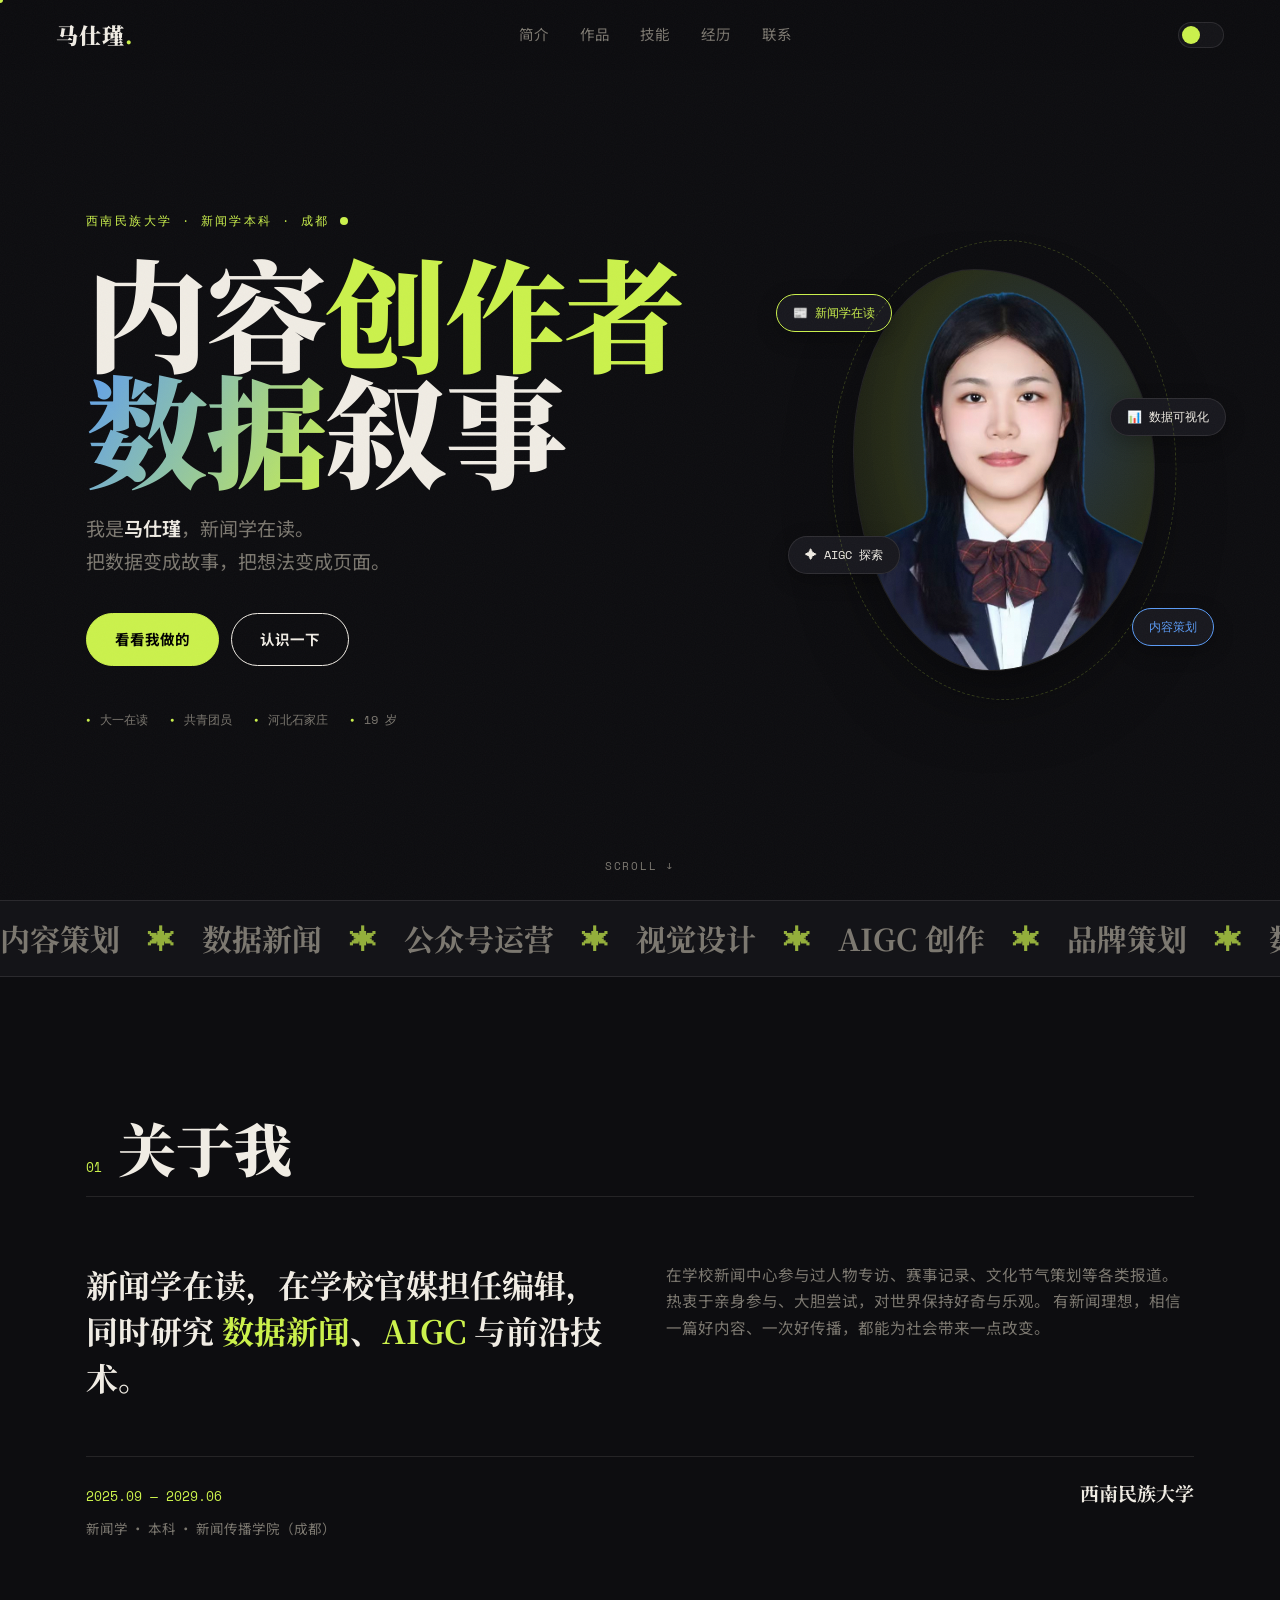
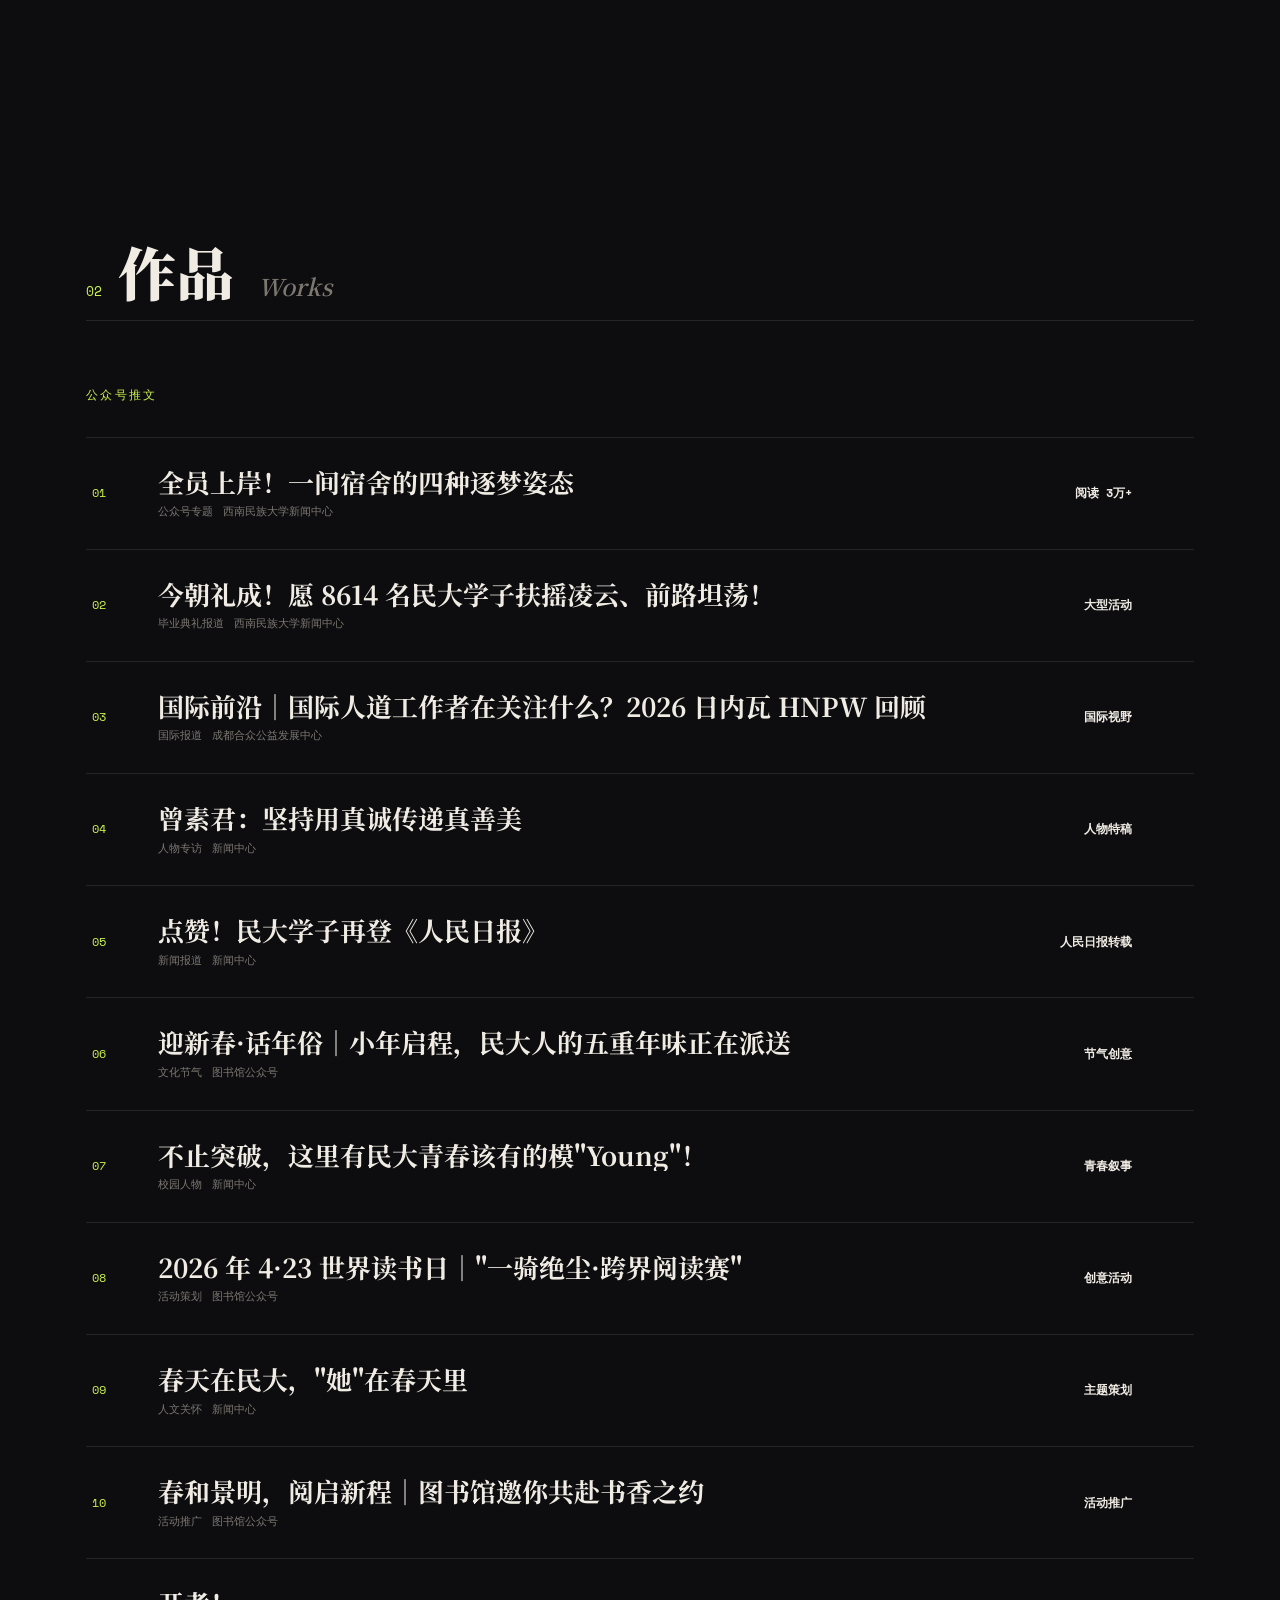
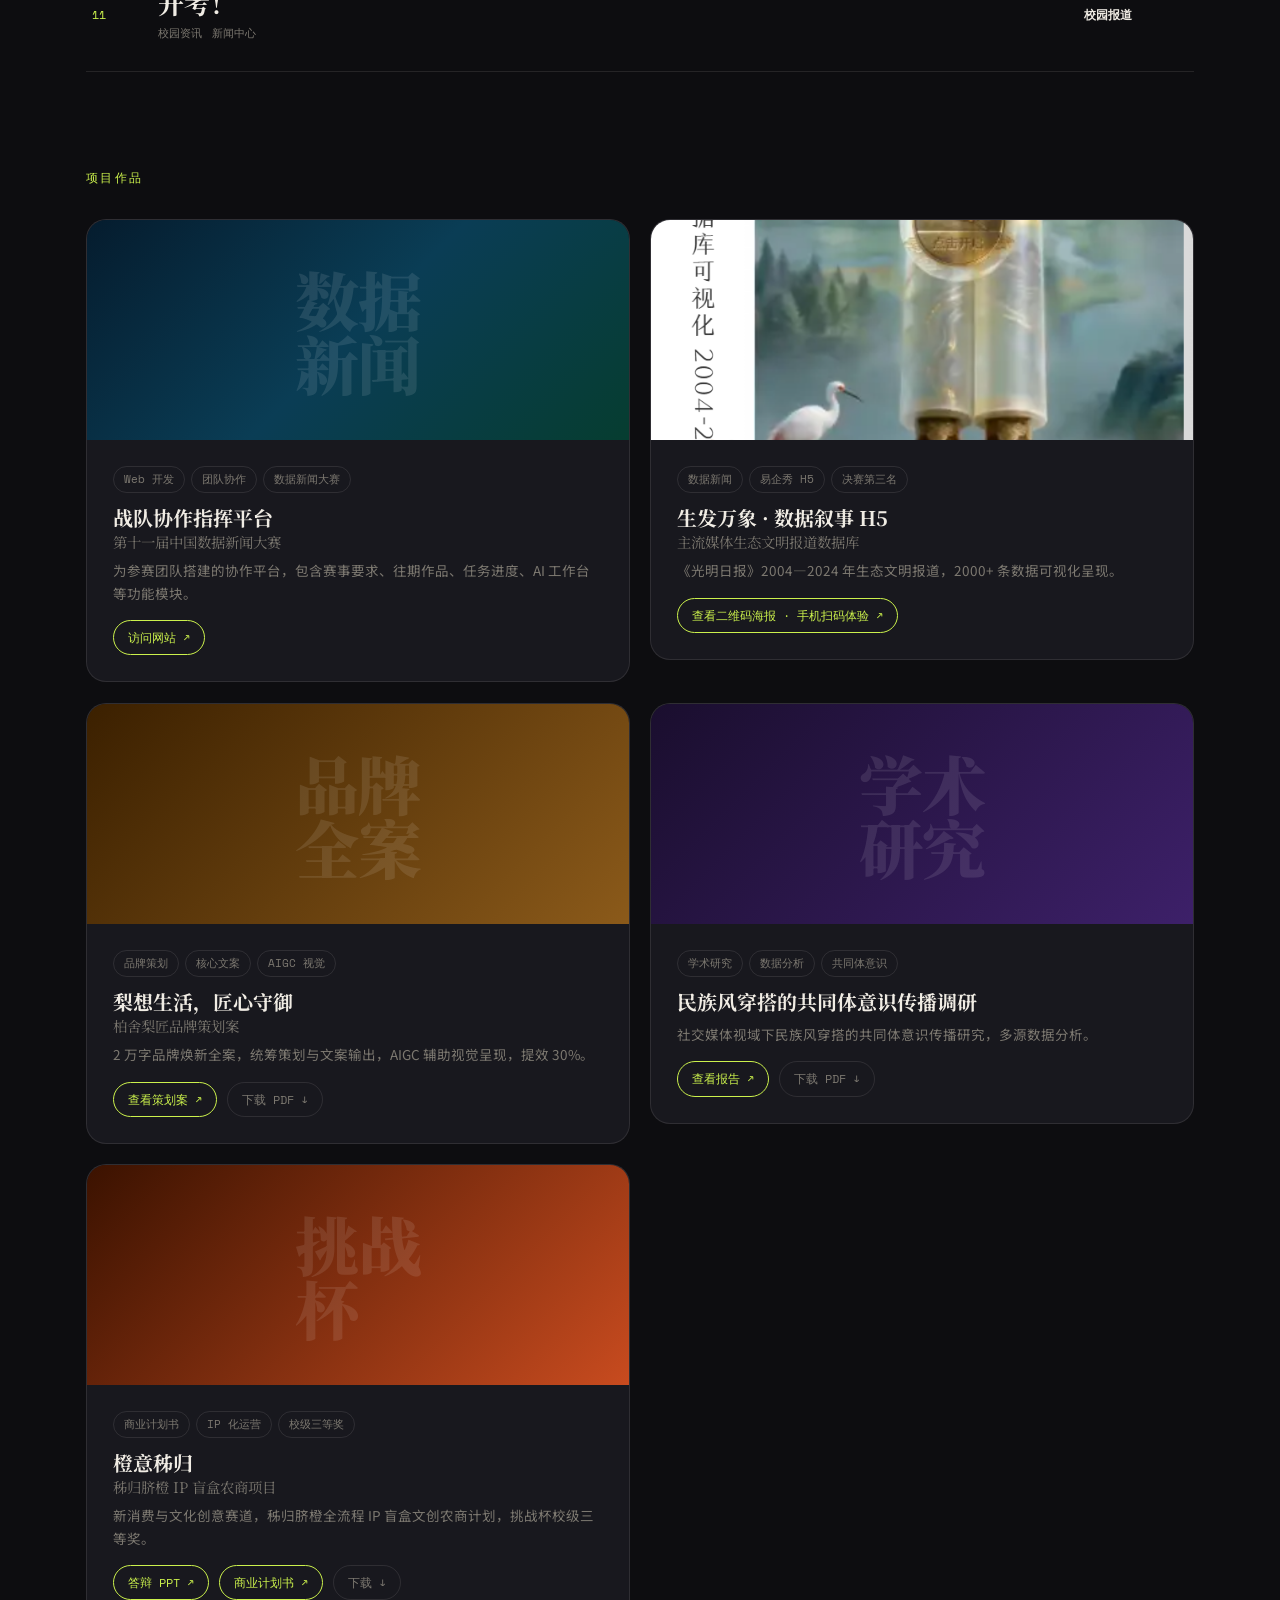
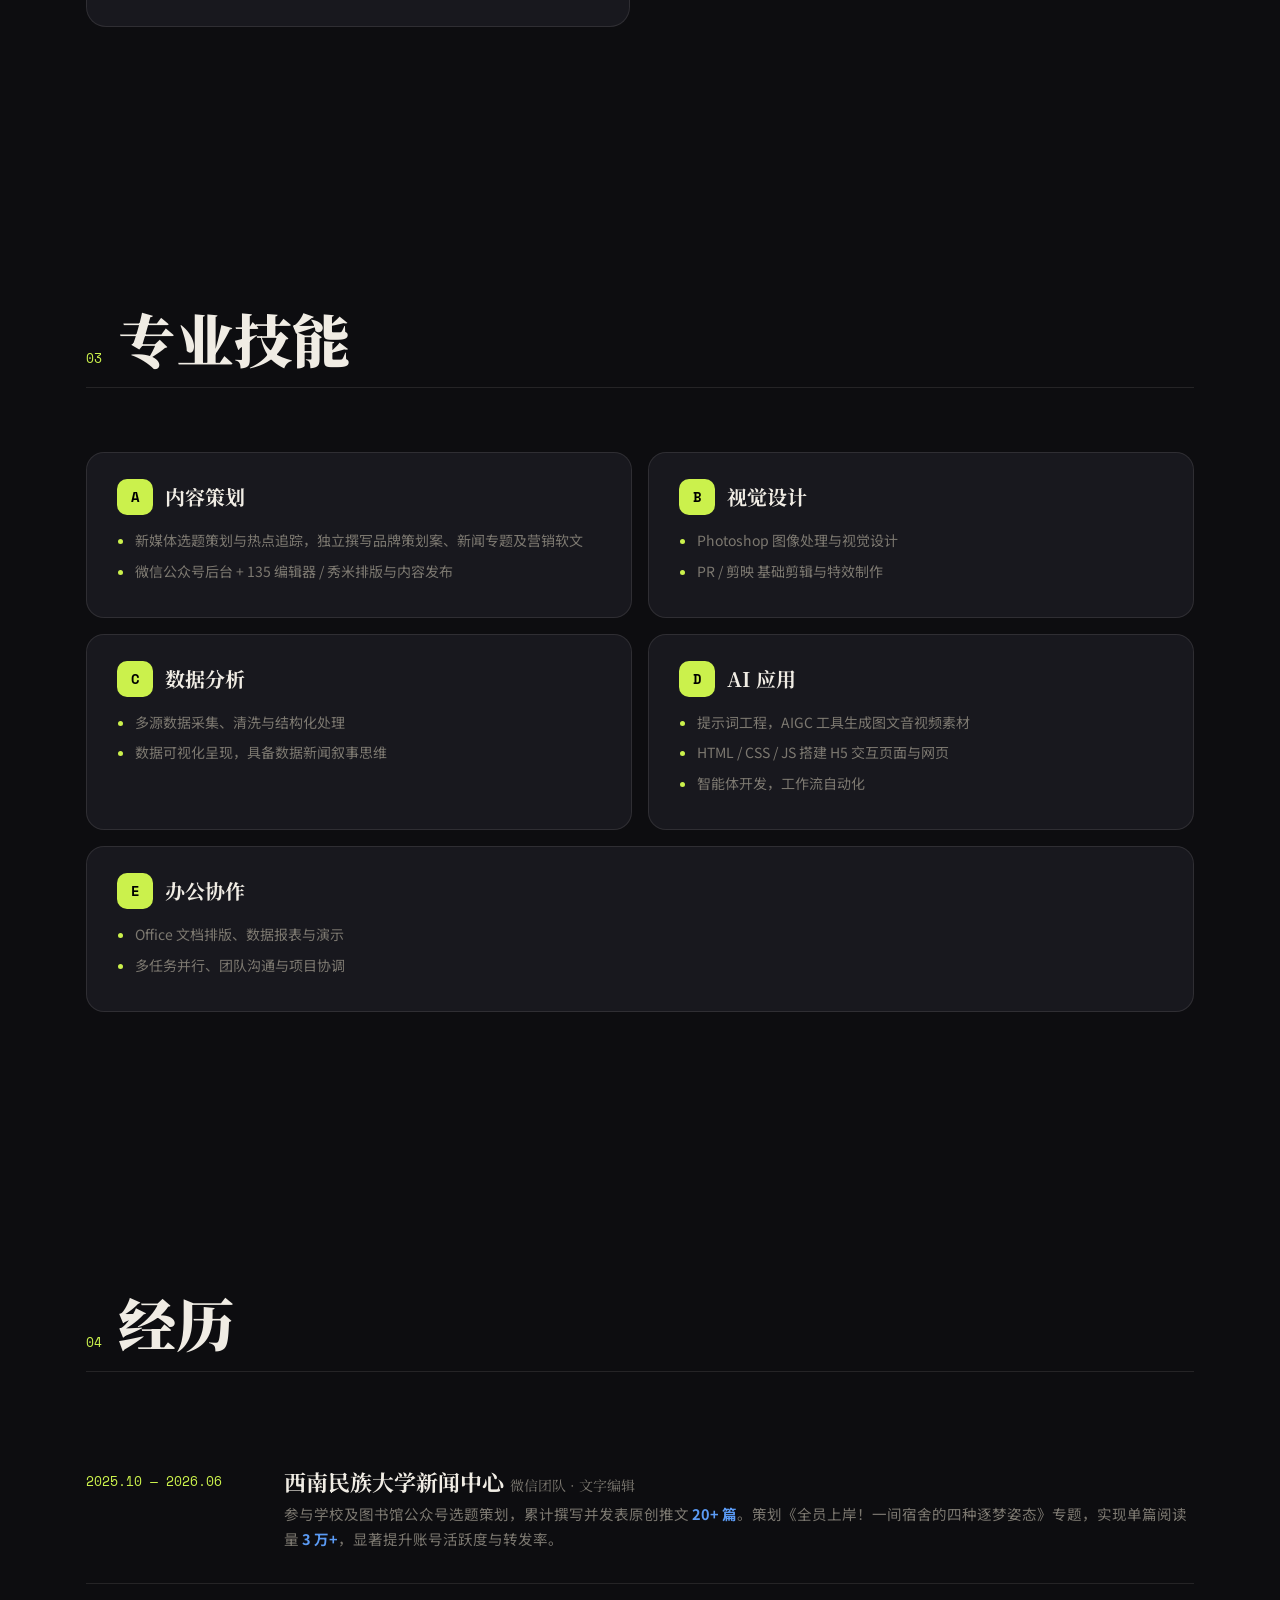
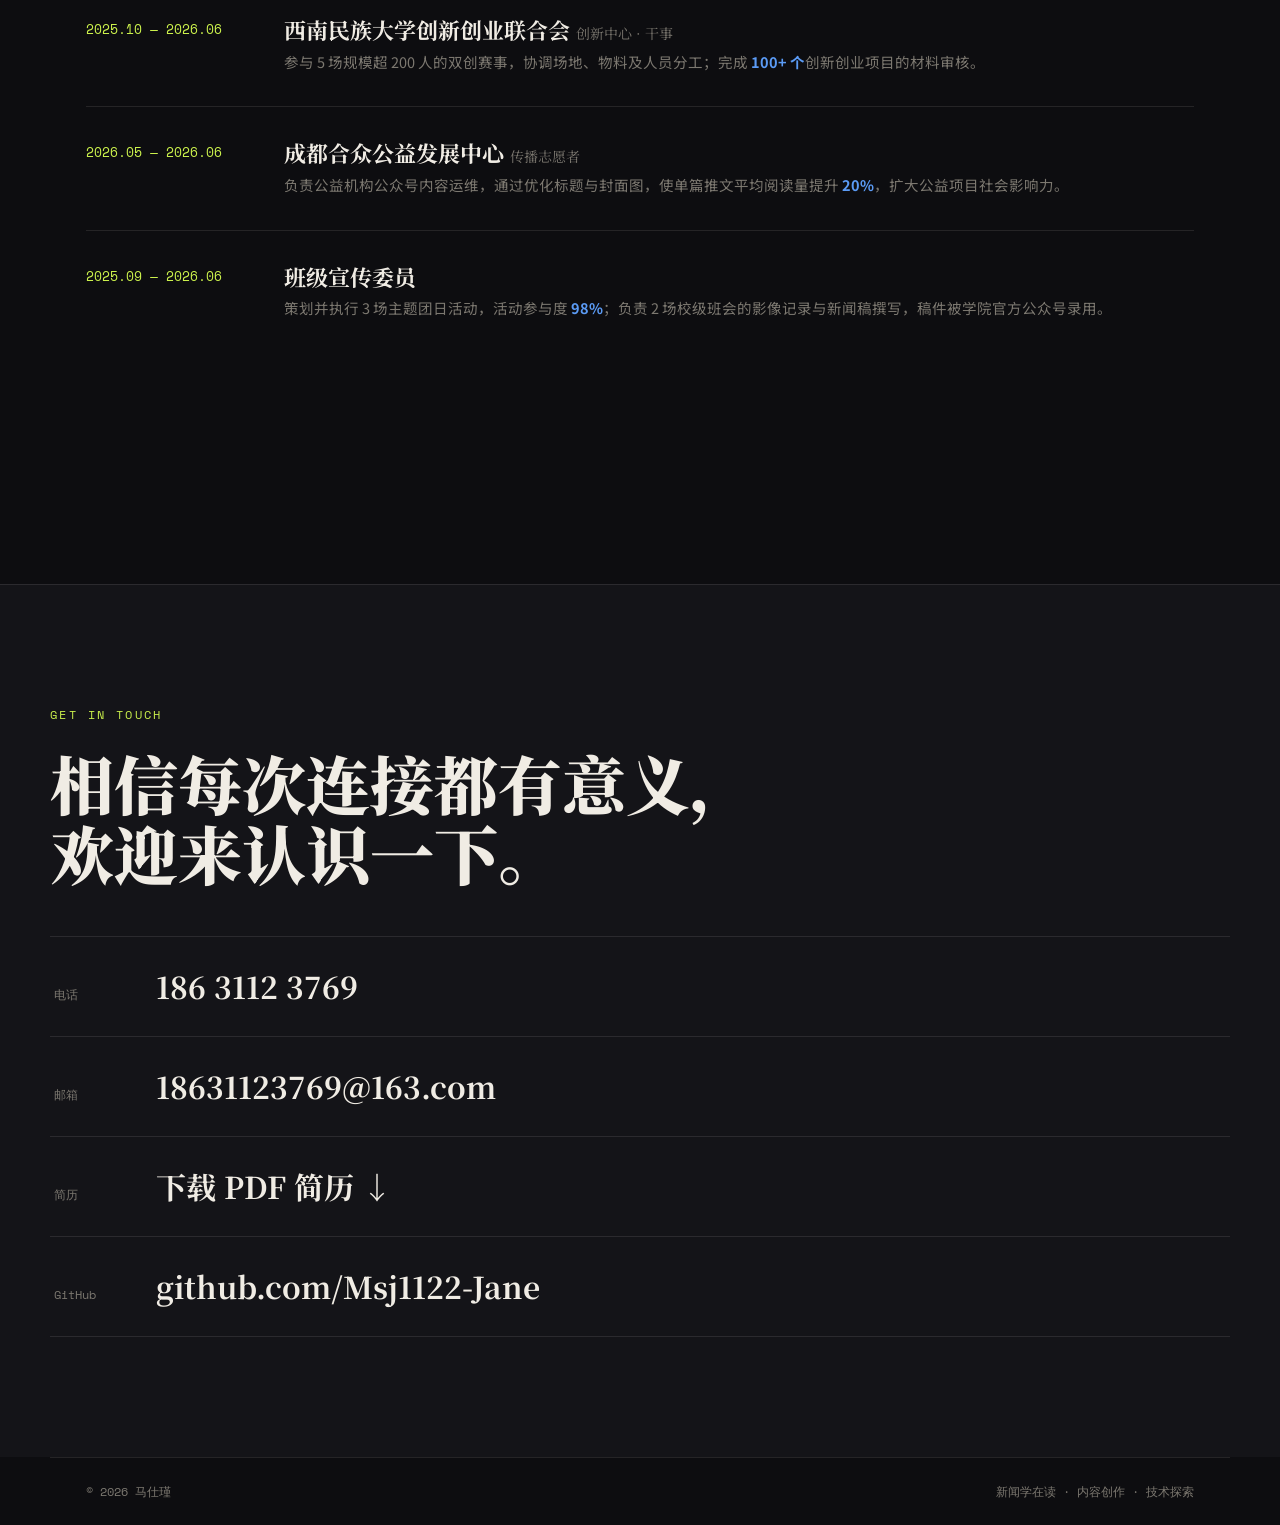
<file: index.html>
<!DOCTYPE html>
<html lang="zh-CN" data-theme="dark">
<head>
  <meta charset="UTF-8">
  <meta name="viewport" content="width=device-width, initial-scale=1.0">
  <title>马仕瑾 | 内容创作者 · 数据叙事</title>
  <meta name="description" content="马仕瑾，西南民族大学新闻学在读。内容创作者，数据叙事，技术探索者。">
  <link rel="preconnect" href="https://fonts.googleapis.com">
  <link rel="preconnect" href="https://fonts.gstatic.com" crossorigin>
  <link href="https://fonts.googleapis.com/css2?family=Noto+Serif+SC:wght@600;700;900&family=Noto+Sans+SC:wght@300;400;500;700&family=Space+Mono:wght@400;700&display=swap" rel="stylesheet">
  <link rel="stylesheet" href="styles.css">
</head>
<body>

  <div class="cursor-dot"  aria-hidden="true"></div>
  <div class="cursor-ring" aria-hidden="true"></div>
  <div class="progress"    aria-hidden="true"></div>
  <div class="grain"       aria-hidden="true"></div>

  <!-- ===== 导航 ===== -->
  <header class="site-header" id="header">
    <a class="brand" href="#home" data-cursor="link">马仕瑾<span class="brand-dot">.</span></a>
    <nav class="nav" aria-label="主导航">
      <a href="#about"      data-cursor="link">简介</a>
      <a href="#works"      data-cursor="link">作品</a>
      <a href="#skills"     data-cursor="link">技能</a>
      <a href="#experience" data-cursor="link">经历</a>
      <a href="#contact"    data-cursor="link">联系</a>
    </nav>
    <button class="theme-btn" id="themeBtn" aria-label="切换主题" type="button" data-cursor="link">
      <span class="theme-icon" aria-hidden="true"></span>
    </button>
  </header>

  <main>

    <!-- ===== HERO ===== -->
    <section class="hero" id="home">
      <div class="hero-copy">
        <p class="eyebrow reveal" style="--d:0">
          西南民族大学 · 新闻学本科 · 成都
          <span class="status-dot" aria-label="在读中"></span>
        </p>
        <h1 class="hero-title">
          <span class="line reveal" style="--d:1">内容<span class="accent">创作者</span></span>
          <span class="line reveal" style="--d:2"><span class="ol">数据</span>叙事</span>
        </h1>
        <p class="hero-sub reveal" style="--d:3">
          我是<strong>马仕瑾</strong>，新闻学在读。<br>
          把数据变成故事，把想法变成页面。
        </p>
        <div class="hero-actions reveal" style="--d:4">
          <a class="btn btn-primary" href="#works"   data-cursor="view">看看我做的</a>
          <a class="btn btn-ghost"   href="#contact" data-cursor="link">认识一下</a>
        </div>
        <div class="hero-meta reveal" style="--d:5" aria-hidden="true">
          <span>大一在读</span>
          <span>共青团员</span>
          <span>河北石家庄</span>
          <span>19 岁</span>
        </div>
      </div>

      <!-- 照片 + 悬浮徽章 -->
      <div class="hero-visual">
        <div class="photo-tilt" id="photoTilt">
          <div class="photo-inner">
            <img src="assets/photo_nobg.png" alt="马仕瑾" class="portrait">
            <div class="photo-shine"></div>
          </div>
          <div class="float-badge f1" aria-hidden="true">📰 新闻学在读</div>
          <div class="float-badge f2" aria-hidden="true">📊 数据可视化</div>
          <div class="float-badge f3" aria-hidden="true">✦ AIGC 探索</div>
          <div class="float-badge f4" aria-hidden="true">内容策划</div>
          <div class="deco-ring"      aria-hidden="true"></div>
        </div>
      </div>

      <a class="scroll-hint" href="#about" data-cursor="link" aria-label="向下滚动">SCROLL ↓</a>
    </section>

    <!-- ===== 跑马灯 ===== -->
    <div class="marquee" aria-hidden="true">
      <div class="marquee-track">
        <span>内容策划</span><i>✶</i><span>数据新闻</span><i>✶</i>
        <span>公众号运营</span><i>✶</i><span>视觉设计</span><i>✶</i>
        <span>AIGC 创作</span><i>✶</i><span>品牌策划</span><i>✶</i>
        <span>数据可视化</span><i>✶</i><span>技术探索</span><i>✶</i>
        <span>内容策划</span><i>✶</i><span>数据新闻</span><i>✶</i>
        <span>公众号运营</span><i>✶</i><span>视觉设计</span><i>✶</i>
        <span>AIGC 创作</span><i>✶</i><span>品牌策划</span><i>✶</i>
        <span>数据可视化</span><i>✶</i><span>技术探索</span><i>✶</i>
      </div>
    </div>


    <!-- ===== 关于我 ===== -->
    <section class="section about" id="about">
      <div class="section-head">
        <span class="sec-num">01</span>
        <h2 class="sec-title reveal">关于我</h2>
      </div>
      <div class="about-grid">
        <p class="about-lead reveal">
          新闻学在读，在学校官媒担任编辑，同时研究
          <strong>数据新闻</strong>、<strong>AIGC</strong> 与前沿技术。
        </p>
        <p class="about-body reveal">
          在学校新闻中心参与过人物专访、赛事记录、文化节气策划等各类报道。
          热衷于亲身参与、大胆尝试，对世界保持好奇与乐观。
          有新闻理想，相信一篇好内容、一次好传播，都能为社会带来一点改变。
        </p>
      </div>
      <ul class="edu reveal">
        <li>
          <span class="edu-school">西南民族大学</span>
          <span class="edu-major">新闻学 · 本科 · 新闻传播学院（成都）</span>
          <span class="edu-date">2025.09 — 2029.06</span>
        </li>
      </ul>
    </section>

    <!-- ===== 作品 ===== -->
    <section class="section works" id="works">
      <div class="section-head">
        <span class="sec-num">02</span>
        <h2 class="sec-title reveal">作品 <em>Works</em></h2>
      </div>

      <!-- 公众号推文 -->
      <div class="works-block">
        <p class="works-label reveal">公众号推文</p>
        <ul class="article-list">

          <li class="article-row reveal" style="--c:var(--accent)">
            <a href="https://mp.weixin.qq.com/s/Qd2PYDWN5t87Nx8ASRXeYA" target="_blank" rel="noopener" data-cursor="view">
              <span class="a-idx">01</span>
              <span class="a-main">
                <span class="a-title">全员上岸！一间宿舍的四种逐梦姿态</span>
                <span class="a-tags"><i>公众号专题</i><i>西南民族大学新闻中心</i></span>
              </span>
              <span class="a-metric">阅读 3万+</span>
              <span class="a-arrow">↗</span>
            </a>
          </li>

          <li class="article-row reveal" style="--c:var(--accent-2)">
            <a href="https://mp.weixin.qq.com/s/qTVfkAQglY11VDyLLE-4Eg" target="_blank" rel="noopener" data-cursor="view">
              <span class="a-idx">02</span>
              <span class="a-main">
                <span class="a-title">今朝礼成！愿 8614 名民大学子扶摇凌云、前路坦荡！</span>
                <span class="a-tags"><i>毕业典礼报道</i><i>西南民族大学新闻中心</i></span>
              </span>
              <span class="a-metric">大型活动</span>
              <span class="a-arrow">↗</span>
            </a>
          </li>

          <li class="article-row reveal" style="--c:var(--accent)">
            <a href="https://mp.weixin.qq.com/s/_ifo8GA-p_36IjrVgua5vQ" target="_blank" rel="noopener" data-cursor="view">
              <span class="a-idx">03</span>
              <span class="a-main">
                <span class="a-title">国际前沿｜国际人道工作者在关注什么？2026 日内瓦 HNPW 回顾</span>
                <span class="a-tags"><i>国际报道</i><i>成都合众公益发展中心</i></span>
              </span>
              <span class="a-metric">国际视野</span>
              <span class="a-arrow">↗</span>
            </a>
          </li>

          <li class="article-row reveal" style="--c:var(--accent)">
            <a href="https://mp.weixin.qq.com/s/iREqD43W7jOIJkPy2n4nXw" target="_blank" rel="noopener" data-cursor="view">
              <span class="a-idx">04</span>
              <span class="a-main">
                <span class="a-title">曾素君：坚持用真诚传递真善美</span>
                <span class="a-tags"><i>人物专访</i><i>新闻中心</i></span>
              </span>
              <span class="a-metric">人物特稿</span>
              <span class="a-arrow">↗</span>
            </a>
          </li>

          <li class="article-row reveal" style="--c:var(--accent-2)">
            <a href="https://mp.weixin.qq.com/s/f63G9LRQ8adTgcot6vrmaw" target="_blank" rel="noopener" data-cursor="view">
              <span class="a-idx">05</span>
              <span class="a-main">
                <span class="a-title">点赞！民大学子再登《人民日报》</span>
                <span class="a-tags"><i>新闻报道</i><i>新闻中心</i></span>
              </span>
              <span class="a-metric">人民日报转载</span>
              <span class="a-arrow">↗</span>
            </a>
          </li>

          <li class="article-row reveal" style="--c:var(--accent)">
            <a href="https://mp.weixin.qq.com/s/GlgtLipS-DDccQVNwy72kA" target="_blank" rel="noopener" data-cursor="view">
              <span class="a-idx">06</span>
              <span class="a-main">
                <span class="a-title">迎新春·话年俗｜小年启程，民大人的五重年味正在派送</span>
                <span class="a-tags"><i>文化节气</i><i>图书馆公众号</i></span>
              </span>
              <span class="a-metric">节气创意</span>
              <span class="a-arrow">↗</span>
            </a>
          </li>

          <li class="article-row reveal" style="--c:var(--accent-2)">
            <a href="https://mp.weixin.qq.com/s/ENkPAhn5MqrLT3OcC8eXIA" target="_blank" rel="noopener" data-cursor="view">
              <span class="a-idx">07</span>
              <span class="a-main">
                <span class="a-title">不止突破，这里有民大青春该有的模"Young"！</span>
                <span class="a-tags"><i>校园人物</i><i>新闻中心</i></span>
              </span>
              <span class="a-metric">青春叙事</span>
              <span class="a-arrow">↗</span>
            </a>
          </li>

          <li class="article-row reveal" style="--c:var(--accent)">
            <a href="https://mp.weixin.qq.com/s/2aEwjHTKOx9nFVDYs9FhqA" target="_blank" rel="noopener" data-cursor="view">
              <span class="a-idx">08</span>
              <span class="a-main">
                <span class="a-title">2026 年 4·23 世界读书日｜"一骑绝尘·跨界阅读赛"</span>
                <span class="a-tags"><i>活动策划</i><i>图书馆公众号</i></span>
              </span>
              <span class="a-metric">创意活动</span>
              <span class="a-arrow">↗</span>
            </a>
          </li>

          <li class="article-row reveal" style="--c:var(--accent-2)">
            <a href="https://mp.weixin.qq.com/s/EVLgGlKjl5c_ymvQi7tTFw" target="_blank" rel="noopener" data-cursor="view">
              <span class="a-idx">09</span>
              <span class="a-main">
                <span class="a-title">春天在民大，"她"在春天里</span>
                <span class="a-tags"><i>人文关怀</i><i>新闻中心</i></span>
              </span>
              <span class="a-metric">主题策划</span>
              <span class="a-arrow">↗</span>
            </a>
          </li>

          <li class="article-row reveal" style="--c:var(--accent)">
            <a href="https://mp.weixin.qq.com/s/Gruq11Mt8QO1_6rvkg2vwQ" target="_blank" rel="noopener" data-cursor="view">
              <span class="a-idx">10</span>
              <span class="a-main">
                <span class="a-title">春和景明，阅启新程｜图书馆邀你共赴书香之约</span>
                <span class="a-tags"><i>活动推广</i><i>图书馆公众号</i></span>
              </span>
              <span class="a-metric">活动推广</span>
              <span class="a-arrow">↗</span>
            </a>
          </li>

          <li class="article-row reveal" style="--c:var(--accent-2)">
            <a href="https://mp.weixin.qq.com/s/ut6tBtrxwqU_Hux-l5mOpQ" target="_blank" rel="noopener" data-cursor="view">
              <span class="a-idx">11</span>
              <span class="a-main">
                <span class="a-title">开考！</span>
                <span class="a-tags"><i>校园资讯</i><i>新闻中心</i></span>
              </span>
              <span class="a-metric">校园报道</span>
              <span class="a-arrow">↗</span>
            </a>
          </li>

        </ul>
      </div><!-- /公众号推文 -->

      <!-- 项目作品 -->
      <div class="works-block">
        <p class="works-label reveal">项目作品</p>
        <div class="project-grid">

          <!-- 数据新闻大赛指挥平台 -->
          <article class="project-card reveal" style="--card-idx:0">
            <div class="card-tilt-inner">
              <div class="card-cover cover-datanews">
                <div class="cover-text-bg" aria-hidden="true">数据<br>新闻</div>
                <div class="card-shine"></div>
              </div>
              <div class="card-body">
                <div class="card-tags">
                  <span>Web 开发</span><span>团队协作</span><span>数据新闻大赛</span>
                </div>
                <h3>战队协作指挥平台<small>第十一届中国数据新闻大赛</small></h3>
                <p>为参赛团队搭建的协作平台，包含赛事要求、往期作品、任务进度、AI 工作台等功能模块。</p>
                <div class="card-action">
                  <a href="https://msj1122-jane.github.io/datanews-dashboard/" target="_blank" rel="noopener" class="card-btn" data-cursor="link">访问网站 ↗</a>
                </div>
              </div>
            </div>
          </article>

          <!-- 生发万象 H5 -->
          <article class="project-card reveal" style="--card-idx:1">
            <div class="card-tilt-inner">
              <div class="card-cover cover-h5">
                <img src="assets/h5-cover.png" alt="生发万象数据新闻H5封面">
                <div class="card-shine"></div>
              </div>
              <div class="card-body">
                <div class="card-tags">
                  <span>数据新闻</span><span>易企秀 H5</span><span>决赛第三名</span>
                </div>
                <h3>生发万象 · 数据叙事 H5<small>主流媒体生态文明报道数据库</small></h3>
                <p>《光明日报》2004—2024 年生态文明报道，2000+ 条数据可视化呈现。</p>
                <div class="card-action">
                  <a href="assets/h5-cover.png" target="_blank" rel="noopener" class="card-btn" data-cursor="link">查看二维码海报 · 手机扫码体验 ↗</a>
                </div>
              </div>
            </div>
          </article>

          <!-- 柏舍梨匠 -->
          <article class="project-card reveal" style="--card-idx:1">
            <div class="card-tilt-inner">
              <div class="card-cover cover-brand">
                <div class="cover-text-bg" aria-hidden="true">品牌<br>全案</div>
                <div class="card-shine"></div>
              </div>
              <div class="card-body">
                <div class="card-tags">
                  <span>品牌策划</span><span>核心文案</span><span>AIGC 视觉</span>
                </div>
                <h3>梨想生活，匠心守御<small>柏舍梨匠品牌策划案</small></h3>
                <p>2 万字品牌焕新全案，统筹策划与文案输出，AIGC 辅助视觉呈现，提效 30%。</p>
                <div class="card-action card-action--row">
                  <a href="assets/brand-plan.pdf" target="_blank" rel="noopener" class="card-btn" data-cursor="link">查看策划案 ↗</a>
                  <a href="assets/brand-plan.pdf" download="柏舍梨匠品牌策划案.pdf" class="card-btn card-btn--ghost" data-cursor="link">下载 PDF ↓</a>
                </div>
              </div>
            </div>
          </article>

          <!-- 民族风穿搭调研 -->
          <article class="project-card reveal" style="--card-idx:2">
            <div class="card-tilt-inner">
              <div class="card-cover cover-research">
                <div class="cover-text-bg" aria-hidden="true">学术<br>研究</div>
                <div class="card-shine"></div>
              </div>
              <div class="card-body">
                <div class="card-tags">
                  <span>学术研究</span><span>数据分析</span><span>共同体意识</span>
                </div>
                <h3>民族风穿搭的共同体意识传播调研</h3>
                <p>社交媒体视域下民族风穿搭的共同体意识传播研究，多源数据分析。</p>
                <div class="card-action card-action--row">
                  <a href="assets/research.pdf" target="_blank" rel="noopener" class="card-btn" data-cursor="link">查看报告 ↗</a>
                  <a href="assets/research.pdf" download="民族风穿搭传播调研.pdf" class="card-btn card-btn--ghost" data-cursor="link">下载 PDF ↓</a>
                </div>
              </div>
            </div>
          </article>

          <!-- 橙意秭归 -->
          <article class="project-card reveal" style="--card-idx:3">
            <div class="card-tilt-inner">
              <div class="card-cover cover-orange">
                <div class="cover-text-bg" aria-hidden="true">挑战<br>杯</div>
                <div class="card-shine"></div>
              </div>
              <div class="card-body">
                <div class="card-tags">
                  <span>商业计划书</span><span>IP 化运营</span><span>校级三等奖</span>
                </div>
                <h3>橙意秭归<small>秭归脐橙 IP 盲盒农商项目</small></h3>
                <p>新消费与文化创意赛道，秭归脐橙全流程 IP 盲盒文创农商计划，挑战杯校级三等奖。</p>
                <div class="card-action card-action--row">
                  <a href="assets/challenge-cup.pdf" target="_blank" rel="noopener" class="card-btn" data-cursor="link">答辩 PPT ↗</a>
                  <a href="assets/business-plan.pdf" target="_blank" rel="noopener" class="card-btn" data-cursor="link">商业计划书 ↗</a>
                  <a href="assets/business-plan.pdf" download="橙意秭归-商业计划书.pdf" class="card-btn card-btn--ghost" data-cursor="link">下载 ↓</a>
                </div>
              </div>
            </div>
          </article>

        </div>
      </div><!-- /项目作品 -->

    </section>

    <!-- ===== 技能 ===== -->
    <section class="section skills" id="skills">
      <div class="section-head">
        <span class="sec-num">03</span>
        <h2 class="sec-title reveal">专业技能</h2>
      </div>
      <div class="skill-grid">
        <article class="skill-card reveal" data-cursor="card">
          <header><span class="skill-idx">A</span><h3>内容策划</h3></header>
          <ul>
            <li>新媒体选题策划与热点追踪，独立撰写品牌策划案、新闻专题及营销软文</li>
            <li>微信公众号后台 + 135 编辑器 / 秀米排版与内容发布</li>
          </ul>
        </article>
        <article class="skill-card reveal" data-cursor="card">
          <header><span class="skill-idx">B</span><h3>视觉设计</h3></header>
          <ul>
            <li>Photoshop 图像处理与视觉设计</li>
            <li>PR / 剪映 基础剪辑与特效制作</li>
          </ul>
        </article>
        <article class="skill-card reveal" data-cursor="card">
          <header><span class="skill-idx">C</span><h3>数据分析</h3></header>
          <ul>
            <li>多源数据采集、清洗与结构化处理</li>
            <li>数据可视化呈现，具备数据新闻叙事思维</li>
          </ul>
        </article>
        <article class="skill-card reveal" data-cursor="card">
          <header><span class="skill-idx">D</span><h3>AI 应用</h3></header>
          <ul>
            <li>提示词工程，AIGC 工具生成图文音视频素材</li>
            <li>HTML / CSS / JS 搭建 H5 交互页面与网页</li>
            <li>智能体开发，工作流自动化</li>
          </ul>
        </article>
        <article class="skill-card reveal" data-cursor="card">
          <header><span class="skill-idx">E</span><h3>办公协作</h3></header>
          <ul>
            <li>Office 文档排版、数据报表与演示</li>
            <li>多任务并行、团队沟通与项目协调</li>
          </ul>
        </article>
      </div>
    </section>

    <!-- ===== 经历 ===== -->
    <section class="section experience" id="experience">
      <div class="section-head">
        <span class="sec-num">04</span>
        <h2 class="sec-title reveal">经历</h2>
      </div>
      <ol class="timeline">
        <li class="t-item reveal">
          <div class="t-date">2025.10 — 2026.06</div>
          <div class="t-body">
            <h3>西南民族大学新闻中心 <span class="t-role">微信团队 · 文字编辑</span></h3>
            <p>参与学校及图书馆公众号选题策划，累计撰写并发表原创推文 <b>20+ 篇</b>。策划《全员上岸！一间宿舍的四种逐梦姿态》专题，实现单篇阅读量 <b>3 万+</b>，显著提升账号活跃度与转发率。</p>
          </div>
        </li>
        <li class="t-item reveal">
          <div class="t-date">2025.10 — 2026.06</div>
          <div class="t-body">
            <h3>西南民族大学创新创业联合会 <span class="t-role">创新中心 · 干事</span></h3>
            <p>参与 5 场规模超 200 人的双创赛事，协调场地、物料及人员分工；完成 <b>100+ 个</b>创新创业项目的材料审核。</p>
          </div>
        </li>
        <li class="t-item reveal">
          <div class="t-date">2026.05 — 2026.06</div>
          <div class="t-body">
            <h3>成都合众公益发展中心 <span class="t-role">传播志愿者</span></h3>
            <p>负责公益机构公众号内容运维，通过优化标题与封面图，使单篇推文平均阅读量提升 <b>20%</b>，扩大公益项目社会影响力。</p>
          </div>
        </li>
        <li class="t-item reveal">
          <div class="t-date">2025.09 — 2026.06</div>
          <div class="t-body">
            <h3>班级宣传委员</h3>
            <p>策划并执行 3 场主题团日活动，活动参与度 <b>98%</b>；负责 2 场校级班会的影像记录与新闻稿撰写，稿件被学院官方公众号录用。</p>
          </div>
        </li>
      </ol>
    </section>

    <!-- ===== 联系 ===== -->
    <section class="contact" id="contact">
      <div class="contact-inner">
        <p class="eyebrow reveal">Get in touch</p>
        <h2 class="contact-title reveal">相信每次连接都有意义，<br>欢迎来认识一下。</h2>
        <div class="contact-links reveal">
          <a href="tel:18631123769" class="c-link" data-cursor="link">
            <span class="c-label">电话</span>
            <span class="c-value">186 3112 3769</span>
          </a>
          <a href="mailto:18631123769@163.com" class="c-link" data-cursor="link">
            <span class="c-label">邮箱</span>
            <span class="c-value">18631123769@163.com</span>
          </a>
          <a href="assets/resume.pdf" download="马仕瑾简历.pdf" class="c-link" data-cursor="link">
            <span class="c-label">简历</span>
            <span class="c-value">下载 PDF 简历 ↓</span>
          </a>
          <a href="https://github.com/Msj1122-Jane/portfolio" target="_blank" rel="noopener" class="c-link" data-cursor="link">
            <span class="c-label">GitHub</span>
            <span class="c-value">github.com/Msj1122-Jane</span>
          </a>
        </div>
      </div>
    </section>

  </main>

  <footer class="site-footer">
    <span>© 2026 马仕瑾</span>
    <span>新闻学在读 · 内容创作 · 技术探索</span>
  </footer>

  <script src="script.js"></script>
</body>
</html>
</file>
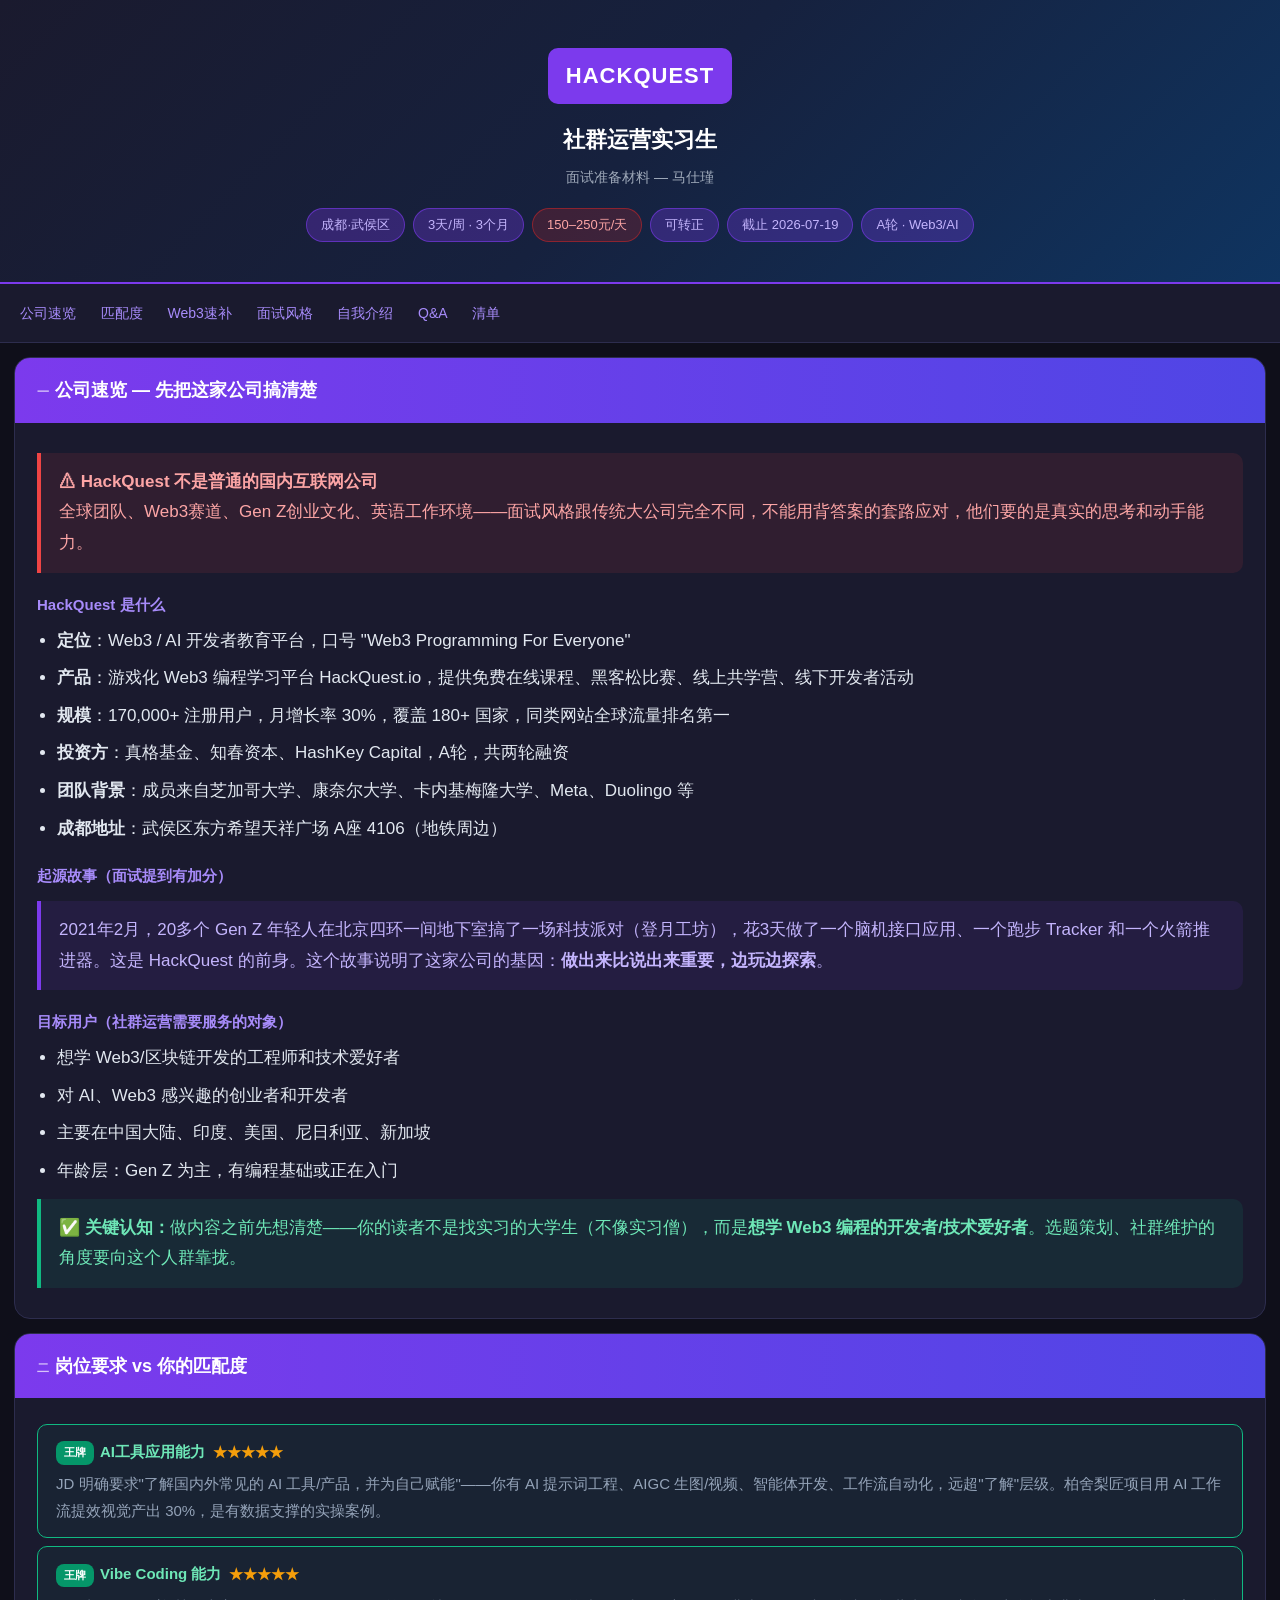
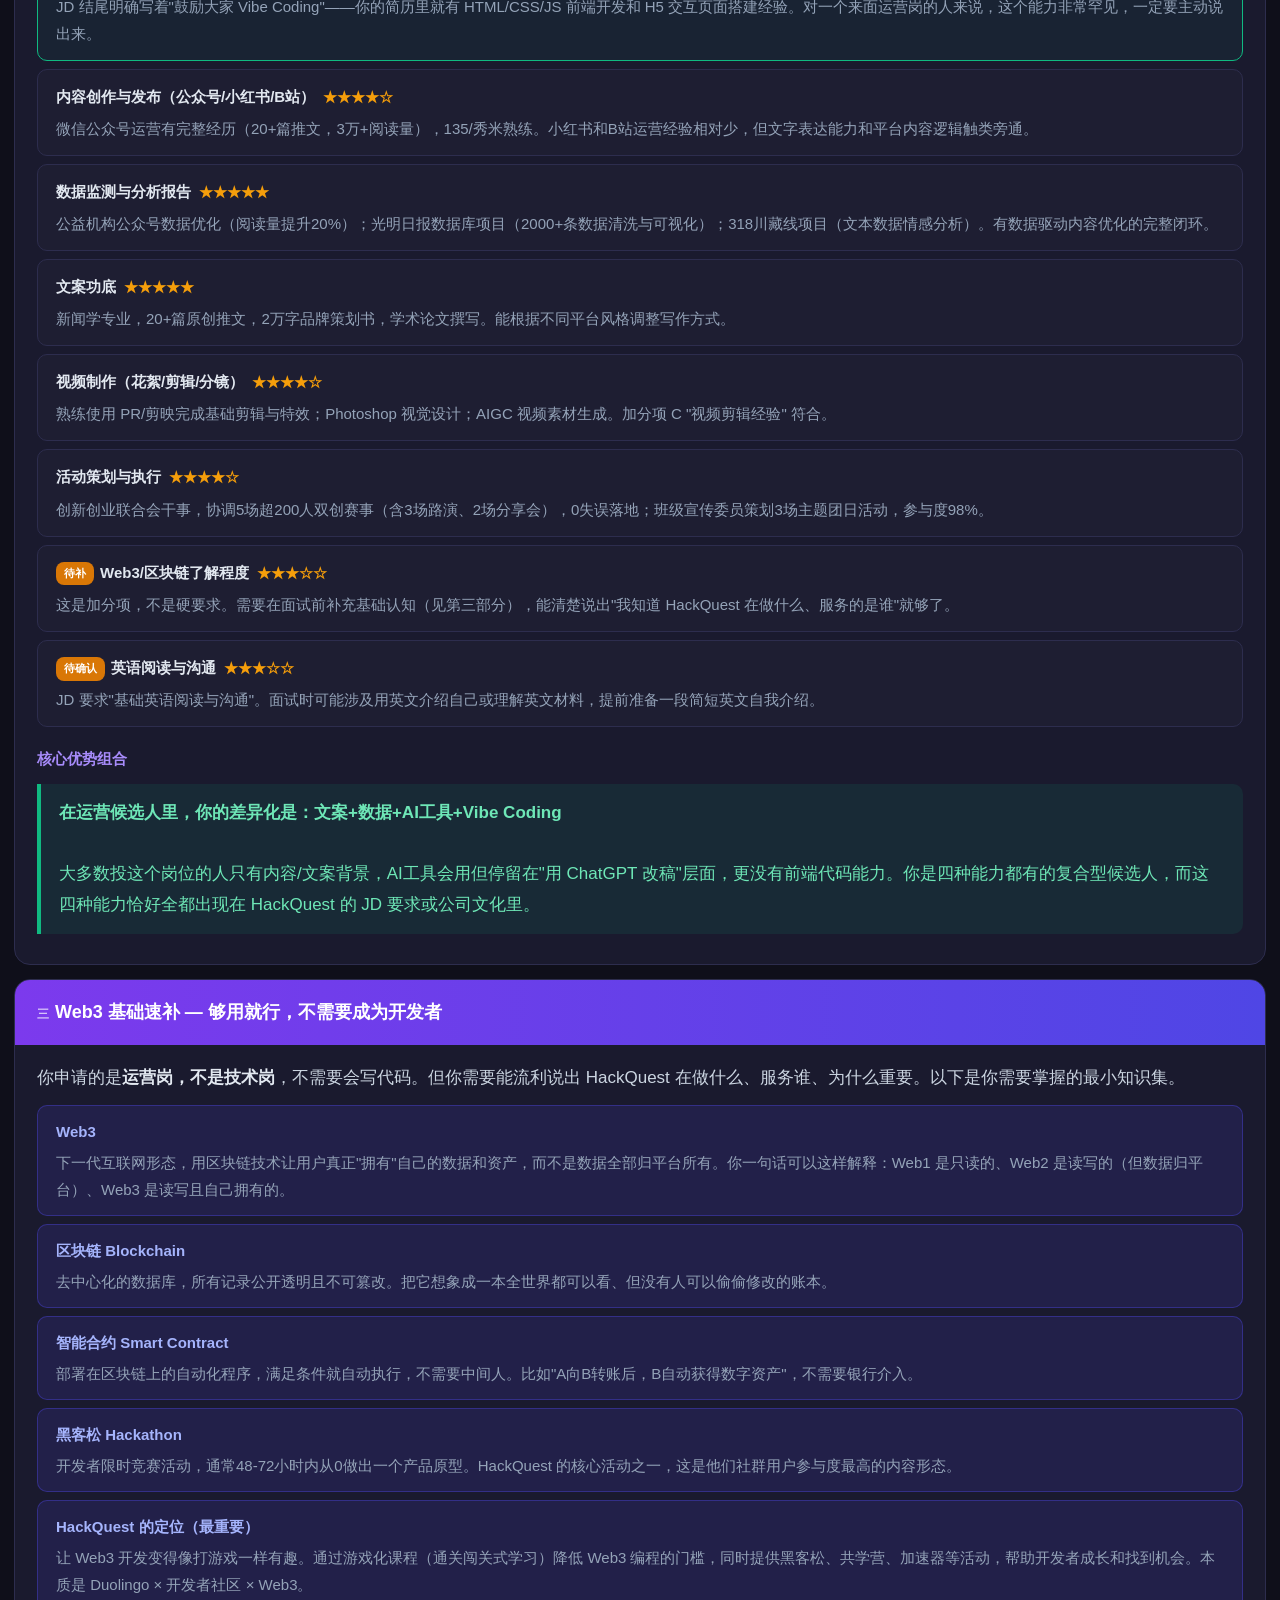
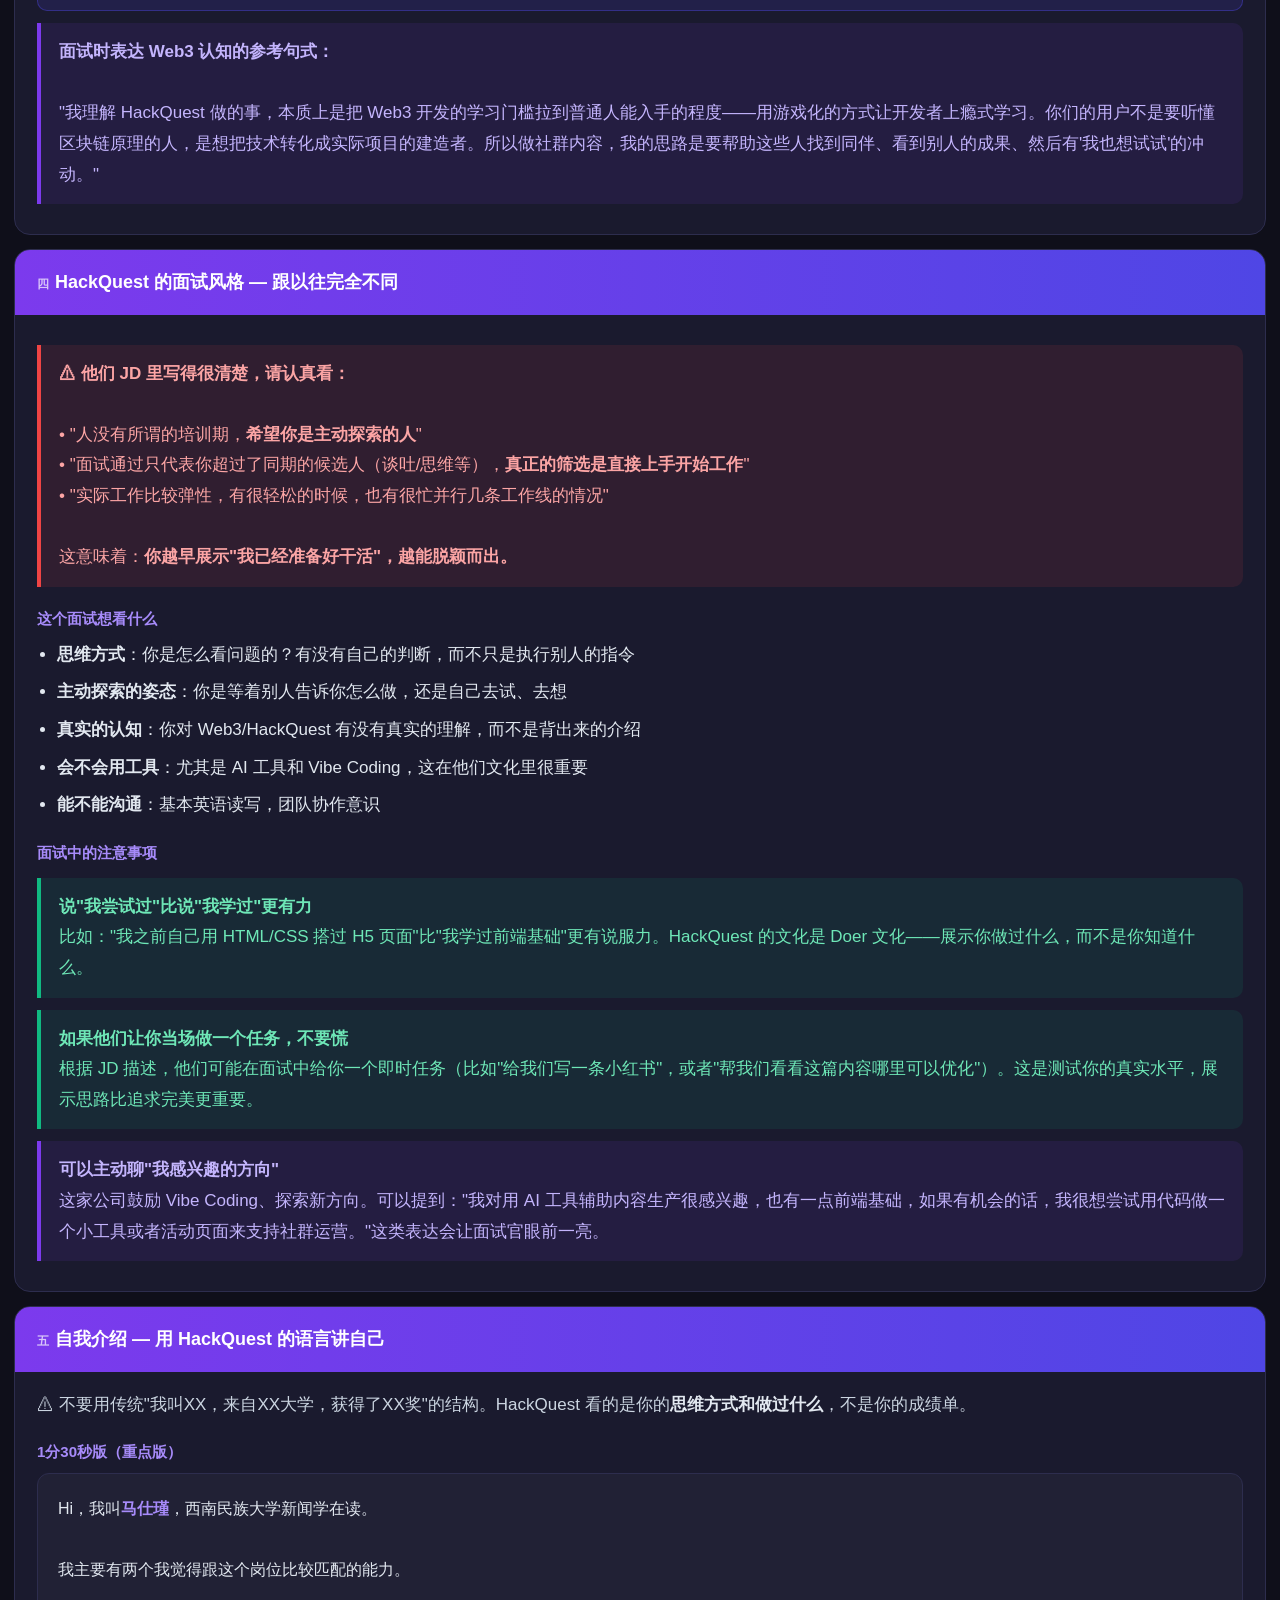
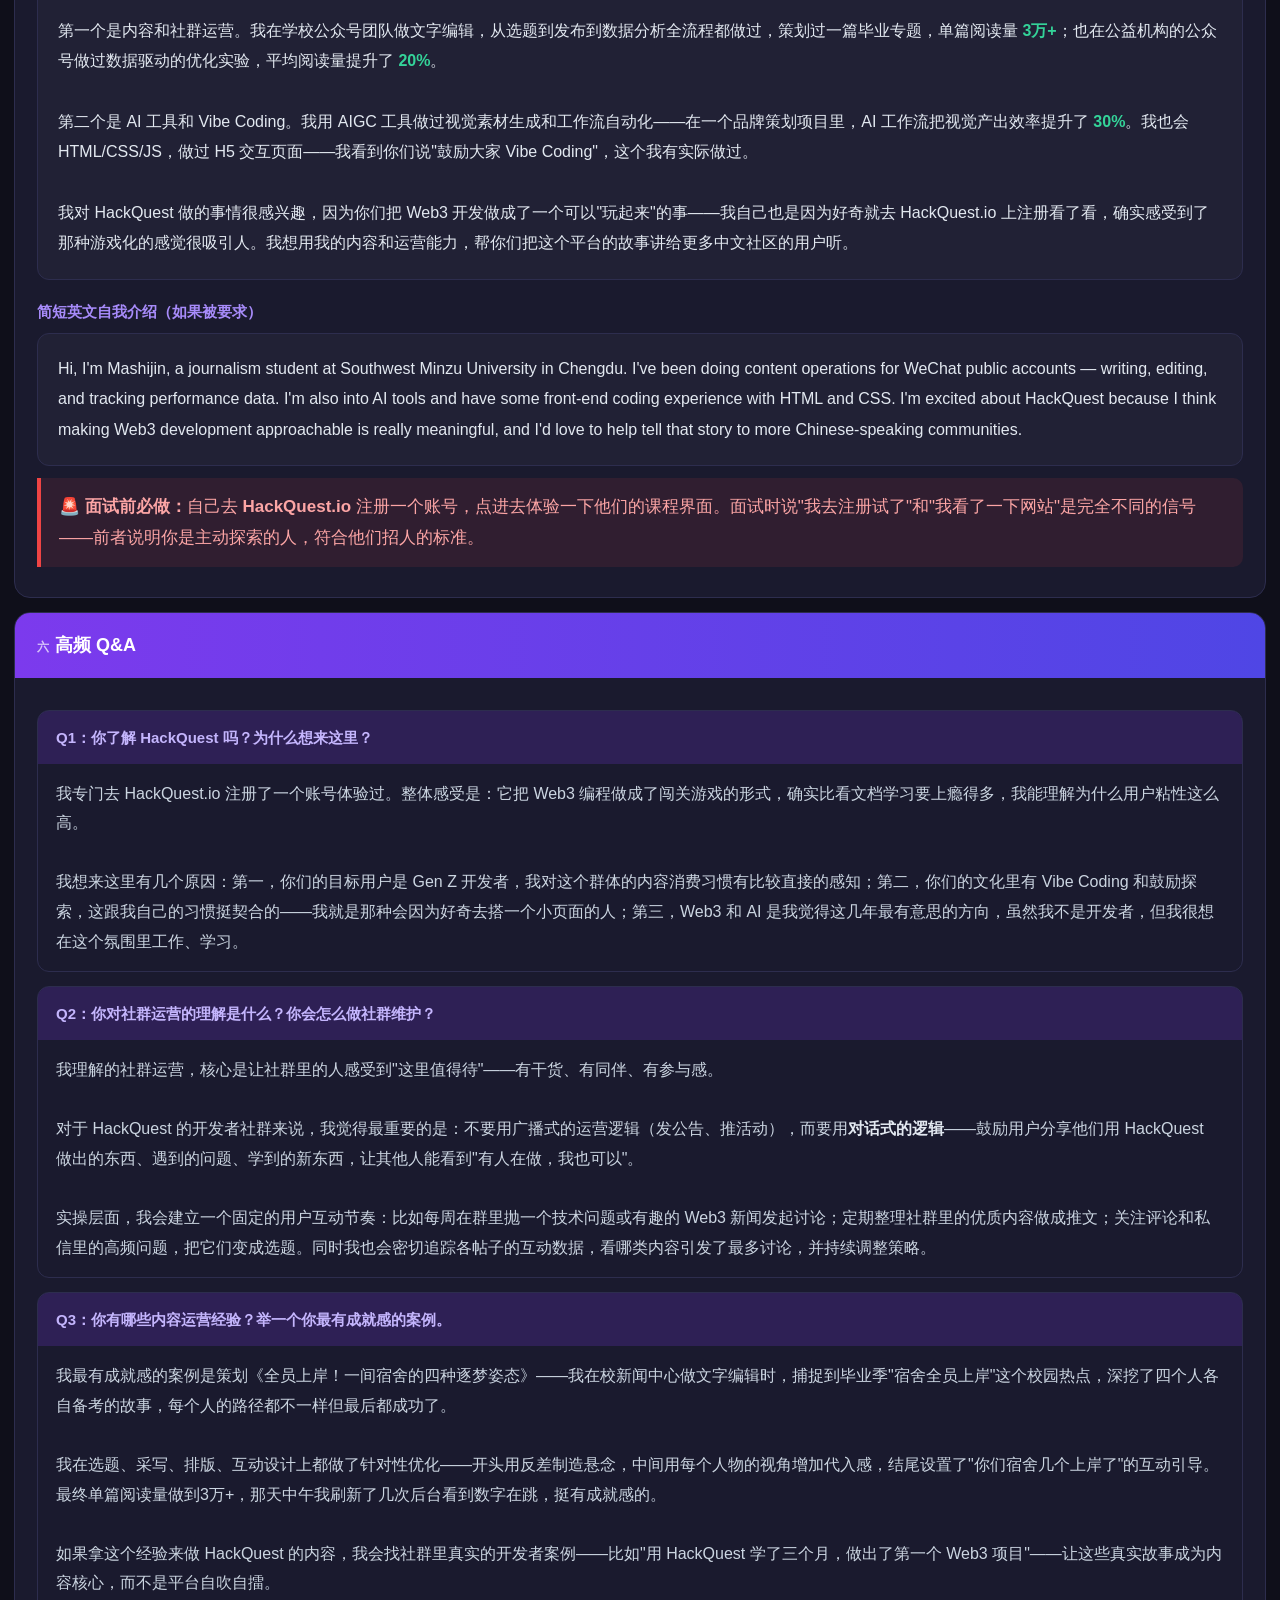
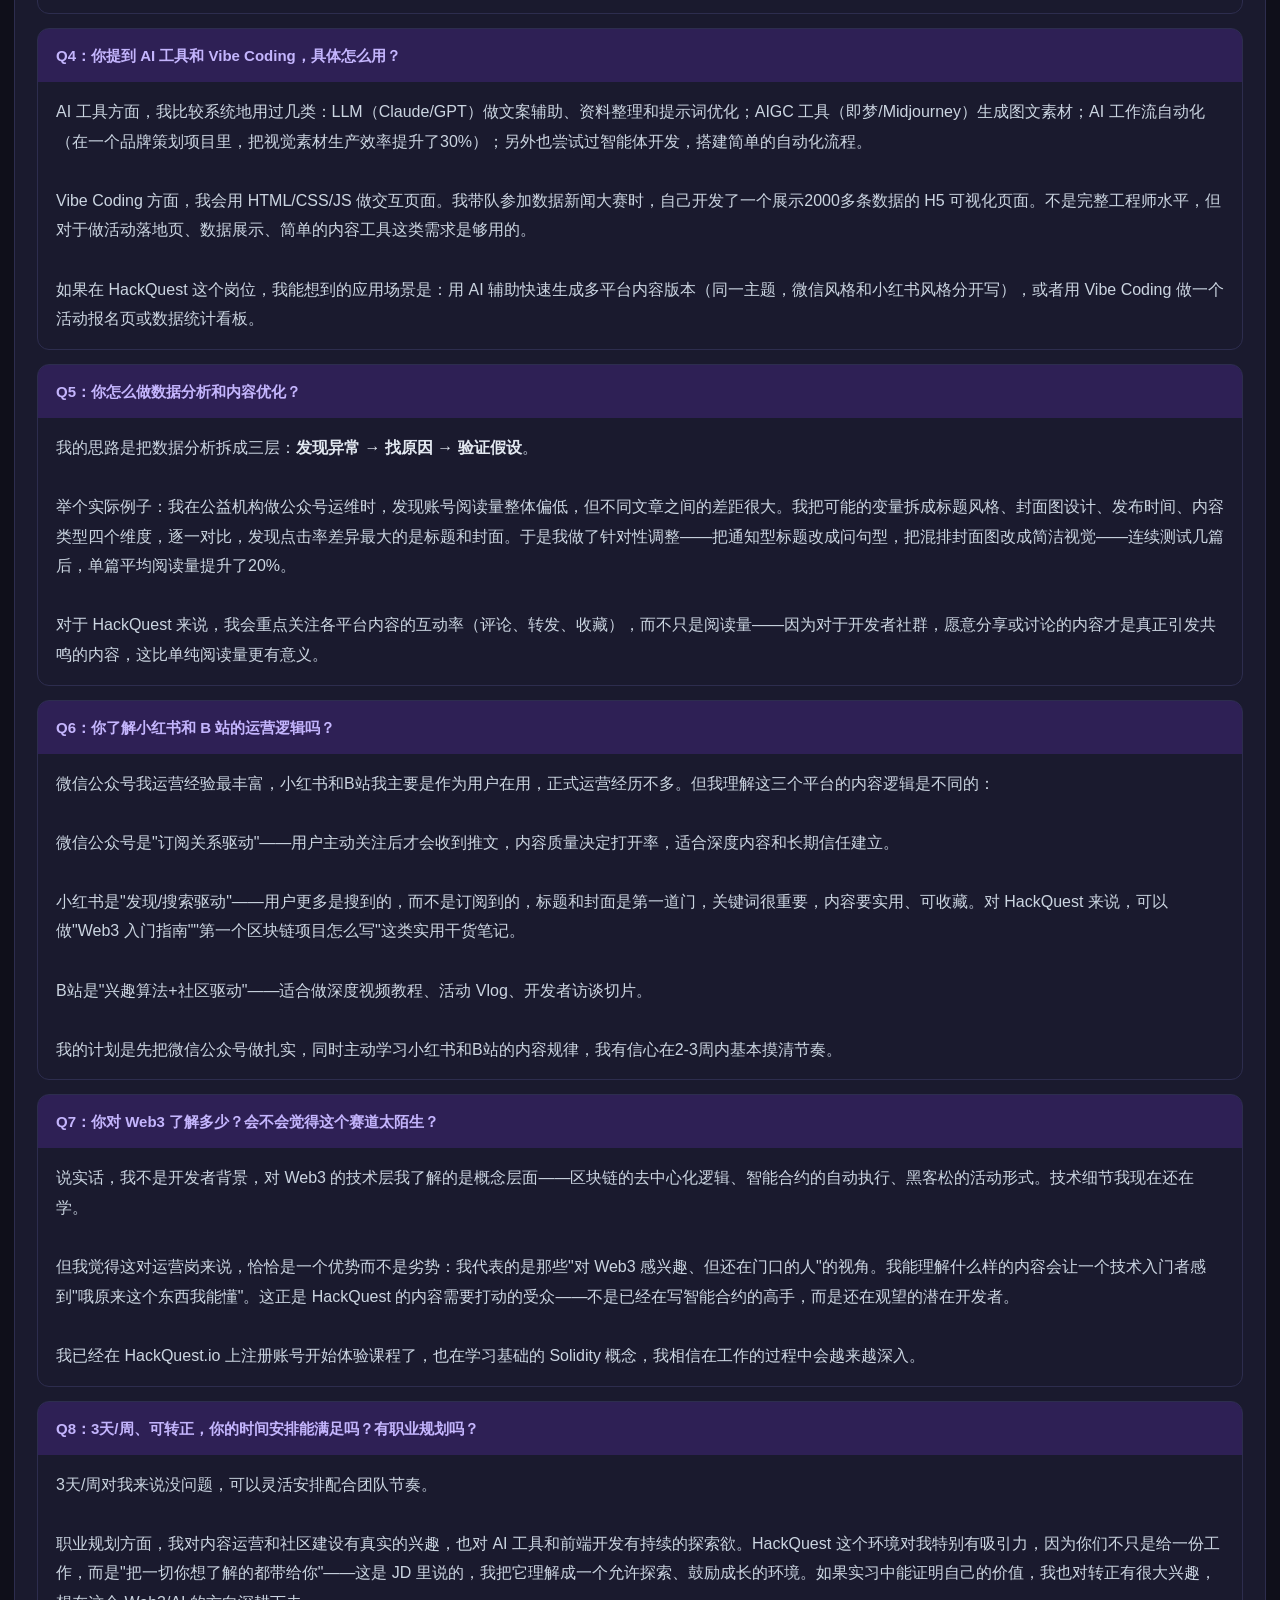
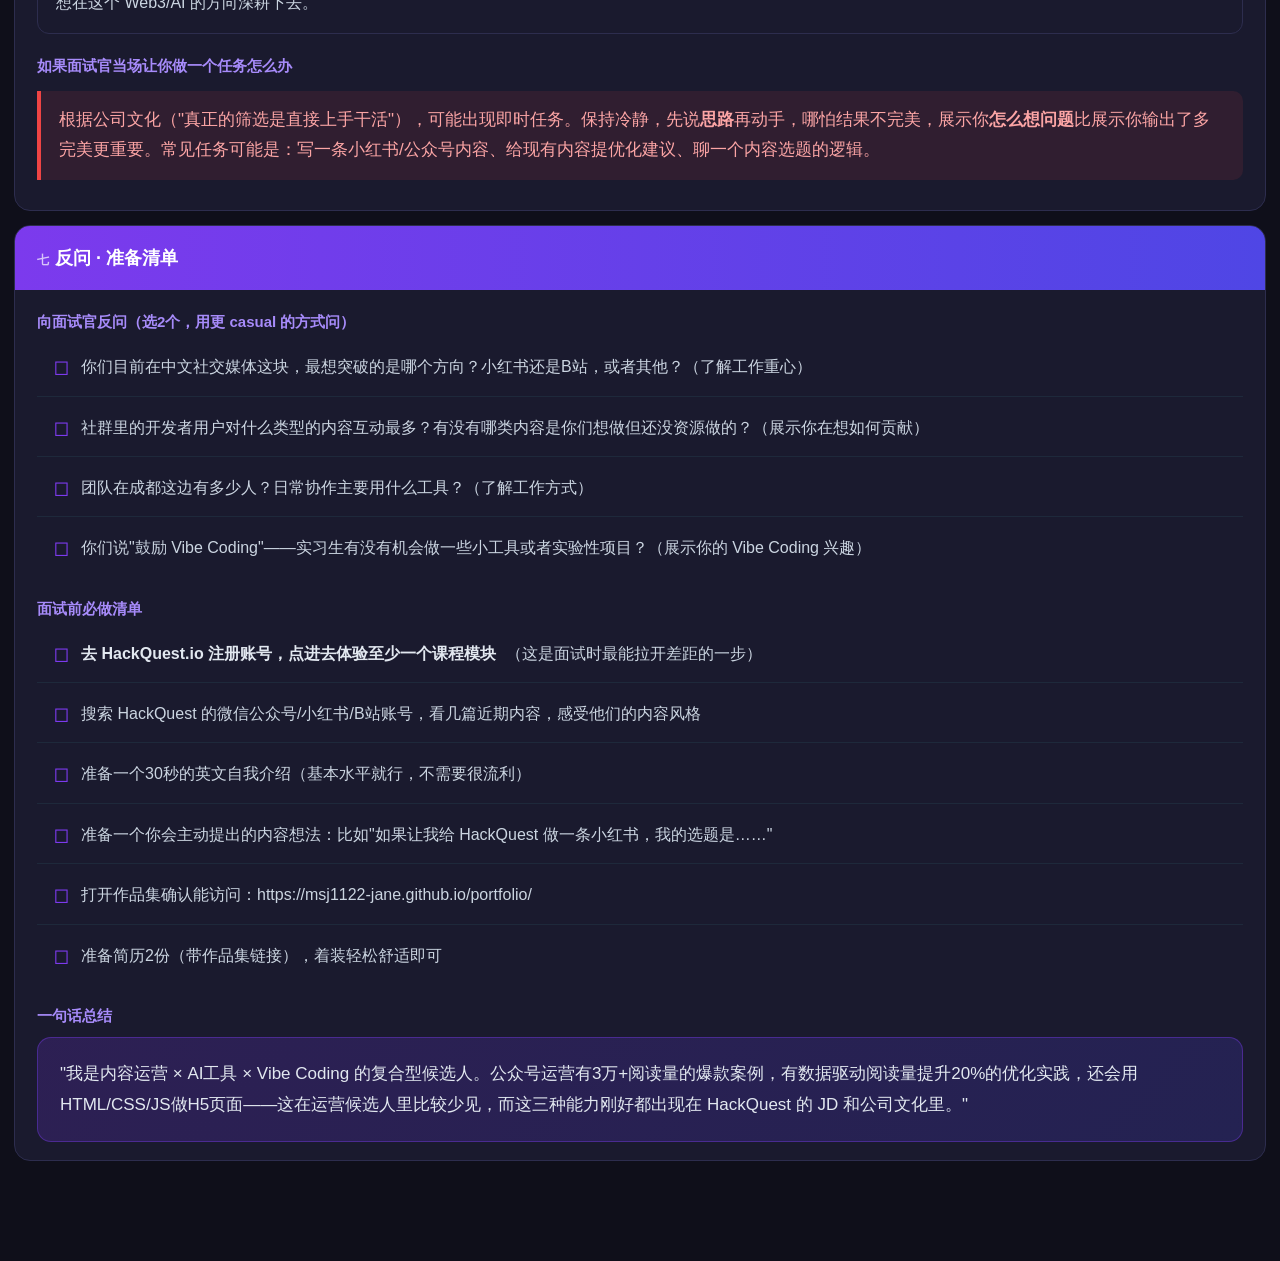
<file: hackquest-prep.html>
<!DOCTYPE html>
<html lang="zh-CN">
<head>
<meta charset="UTF-8">
<meta name="viewport" content="width=device-width, initial-scale=1.0, maximum-scale=2.0">
<title>HackQuest · 社群运营实习生 面试准备 — 马仕瑾</title>
<style>
  * { box-sizing: border-box; margin: 0; padding: 0; }
  body {
    font-family: -apple-system, "PingFang SC", "Helvetica Neue", sans-serif;
    font-size: 17px;
    line-height: 1.8;
    color: #1a1a1a;
    background: #0f0f1a;
    padding: 0 0 60px;
  }
  .cover {
    background: linear-gradient(135deg, #1a1a2e 0%, #16213e 50%, #0f3460 100%);
    color: white;
    padding: 48px 28px 40px;
    text-align: center;
    border-bottom: 2px solid #7c3aed;
  }
  .cover .logo-area { margin-bottom: 16px; }
  .cover .logo-txt {
    display: inline-block;
    background: #7c3aed;
    color: white;
    font-weight: 900;
    font-size: 22px;
    padding: 8px 18px;
    border-radius: 10px;
    letter-spacing: 1px;
  }
  .cover h1 { font-size: 22px; font-weight: 700; margin: 12px 0 6px; }
  .cover .sub { font-size: 14px; opacity: 0.75; margin-bottom: 18px; }
  .meta-chips { display: flex; flex-wrap: wrap; justify-content: center; gap: 8px; }
  .chip {
    background: rgba(124,58,237,0.3);
    border: 1px solid rgba(124,58,237,0.6);
    border-radius: 20px;
    padding: 4px 14px;
    font-size: 13px;
    color: #c4b5fd;
  }
  .chip.hot { background: rgba(220,38,38,0.2); border-color: rgba(220,38,38,0.5); color: #fca5a5; }

  nav {
    background: #1a1a2e;
    padding: 14px 20px;
    border-bottom: 1px solid #2d2d4e;
    position: sticky;
    top: 0;
    z-index: 100;
    overflow-x: auto;
    white-space: nowrap;
  }
  nav a {
    color: #a78bfa;
    text-decoration: none;
    font-size: 14px;
    margin-right: 20px;
    font-weight: 500;
  }

  .section {
    background: #1a1a2e;
    margin: 14px 14px 0;
    border-radius: 16px;
    overflow: hidden;
    border: 1px solid #2d2d4e;
  }
  .section-title {
    background: linear-gradient(90deg, #7c3aed, #4f46e5);
    color: white;
    padding: 16px 22px;
    font-size: 18px;
    font-weight: 700;
  }
  .section-title .num { font-size: 12px; opacity: 0.7; margin-right: 6px; }
  .section-body { padding: 18px 22px; color: #e2e8f0; }

  h3 { font-size: 15px; color: #a78bfa; margin: 18px 0 8px; font-weight: 700; }
  h3:first-child { margin-top: 0; }
  ul { padding-left: 20px; margin: 8px 0; }
  li { margin-bottom: 7px; }
  p { margin-bottom: 12px; color: #cbd5e1; }
  strong { color: #e2e8f0; }

  .warn {
    background: rgba(239,68,68,0.1);
    border-left: 4px solid #ef4444;
    border-radius: 0 10px 10px 0;
    padding: 14px 18px;
    margin: 12px 0;
    color: #fca5a5;
  }
  .warn strong { color: #fca5a5; }
  .tip {
    background: rgba(16,185,129,0.1);
    border-left: 4px solid #10b981;
    border-radius: 0 10px 10px 0;
    padding: 14px 18px;
    margin: 12px 0;
    color: #6ee7b7;
  }
  .tip strong { color: #6ee7b7; }
  .info {
    background: rgba(124,58,237,0.1);
    border-left: 4px solid #7c3aed;
    border-radius: 0 10px 10px 0;
    padding: 14px 18px;
    margin: 12px 0;
    color: #c4b5fd;
  }
  .info strong { color: #c4b5fd; }

  .qa-block {
    border: 1px solid #2d2d4e;
    border-radius: 12px;
    margin: 14px 0;
    overflow: hidden;
  }
  .qa-q {
    background: rgba(124,58,237,0.2);
    padding: 13px 18px;
    font-weight: 700;
    font-size: 15px;
    color: #c4b5fd;
  }
  .qa-a { padding: 15px 18px; line-height: 1.85; color: #cbd5e1; font-size: 16px; }

  .match-row {
    border: 1px solid #2d2d4e;
    border-radius: 10px;
    padding: 13px 18px;
    margin: 8px 0;
    background: rgba(255,255,255,0.02);
  }
  .match-req { font-weight: 700; color: #e2e8f0; margin-bottom: 5px; font-size: 15px; }
  .match-val { color: #94a3b8; font-size: 15px; }
  .stars { color: #f59e0b; margin-left: 8px; font-size: 14px; }
  .match-row.ace { border-color: #10b981; background: rgba(16,185,129,0.05); }
  .match-row.ace .match-req { color: #6ee7b7; }

  .web3-term {
    background: rgba(79,70,229,0.15);
    border: 1px solid rgba(79,70,229,0.4);
    border-radius: 10px;
    padding: 12px 18px;
    margin: 8px 0;
  }
  .term-name { font-weight: 700; color: #a5b4fc; font-size: 15px; margin-bottom: 4px; }
  .term-def { color: #94a3b8; font-size: 15px; }

  .intro-script {
    background: rgba(255,255,255,0.03);
    border-radius: 12px;
    padding: 20px;
    font-size: 16px;
    line-height: 1.9;
    color: #e2e8f0;
    border: 1px solid #2d2d4e;
  }
  .intro-script .kw { color: #a78bfa; font-weight: 700; }
  .intro-script .data { color: #34d399; font-weight: 700; }

  .checklist { list-style: none; padding: 0; }
  .checklist li {
    padding: 10px 16px;
    border-bottom: 1px solid #1e293b;
    display: flex;
    align-items: flex-start;
    gap: 10px;
    font-size: 16px;
    color: #cbd5e1;
  }
  .checklist li:last-child { border-bottom: none; }
  .checklist li::before { content: "☐"; font-size: 18px; flex-shrink: 0; color: #7c3aed; }

  .oneliner {
    background: linear-gradient(135deg, rgba(124,58,237,0.2), rgba(79,70,229,0.2));
    border-radius: 14px;
    padding: 20px 22px;
    font-size: 17px;
    line-height: 1.85;
    font-weight: 500;
    color: #e2e8f0;
    border: 1px solid rgba(124,58,237,0.4);
    margin-top: 8px;
  }

  .badge {
    display: inline-block;
    background: #7c3aed;
    color: white;
    font-size: 11px;
    padding: 2px 8px;
    border-radius: 8px;
    margin-right: 6px;
    font-weight: 700;
    vertical-align: middle;
  }
  .badge.green { background: #059669; }
  .badge.red { background: #dc2626; }
  .badge.orange { background: #d97706; }
</style>
</head>
<body>

<div class="cover">
  <div class="logo-area"><span class="logo-txt">HACKQUEST</span></div>
  <h1>社群运营实习生</h1>
  <p class="sub">面试准备材料 — 马仕瑾</p>
  <div class="meta-chips">
    <span class="chip">成都·武侯区</span>
    <span class="chip">3天/周 · 3个月</span>
    <span class="chip hot">150–250元/天</span>
    <span class="chip">可转正</span>
    <span class="chip">截止 2026-07-19</span>
    <span class="chip">A轮 · Web3/AI</span>
  </div>
</div>

<nav>
  <a href="#s1">公司速览</a>
  <a href="#s2">匹配度</a>
  <a href="#s3">Web3速补</a>
  <a href="#s4">面试风格</a>
  <a href="#s5">自我介绍</a>
  <a href="#s6">Q&amp;A</a>
  <a href="#s7">清单</a>
</nav>

<!-- 一 -->
<div class="section" id="s1">
  <div class="section-title"><span class="num">一</span>公司速览 — 先把这家公司搞清楚</div>
  <div class="section-body">

    <div class="warn">
      <strong>⚠ HackQuest 不是普通的国内互联网公司</strong><br>
      全球团队、Web3赛道、Gen Z创业文化、英语工作环境——面试风格跟传统大公司完全不同，不能用背答案的套路应对，他们要的是真实的思考和动手能力。
    </div>

    <h3>HackQuest 是什么</h3>
    <ul>
      <li><strong>定位</strong>：Web3 / AI 开发者教育平台，口号 "Web3 Programming For Everyone"</li>
      <li><strong>产品</strong>：游戏化 Web3 编程学习平台 HackQuest.io，提供免费在线课程、黑客松比赛、线上共学营、线下开发者活动</li>
      <li><strong>规模</strong>：170,000+ 注册用户，月增长率 30%，覆盖 180+ 国家，同类网站全球流量排名第一</li>
      <li><strong>投资方</strong>：真格基金、知春资本、HashKey Capital，A轮，共两轮融资</li>
      <li><strong>团队背景</strong>：成员来自芝加哥大学、康奈尔大学、卡内基梅隆大学、Meta、Duolingo 等</li>
      <li><strong>成都地址</strong>：武侯区东方希望天祥广场 A座 4106（地铁周边）</li>
    </ul>

    <h3>起源故事（面试提到有加分）</h3>
    <div class="info">
      2021年2月，20多个 Gen Z 年轻人在北京四环一间地下室搞了一场科技派对（登月工坊），花3天做了一个脑机接口应用、一个跑步 Tracker 和一个火箭推进器。这是 HackQuest 的前身。这个故事说明了这家公司的基因：<strong>做出来比说出来重要，边玩边探索</strong>。
    </div>

    <h3>目标用户（社群运营需要服务的对象）</h3>
    <ul>
      <li>想学 Web3/区块链开发的工程师和技术爱好者</li>
      <li>对 AI、Web3 感兴趣的创业者和开发者</li>
      <li>主要在中国大陆、印度、美国、尼日利亚、新加坡</li>
      <li>年龄层：Gen Z 为主，有编程基础或正在入门</li>
    </ul>

    <div class="tip">
      <strong>✅ 关键认知：</strong>做内容之前先想清楚——你的读者不是找实习的大学生（不像实习僧），而是<strong>想学 Web3 编程的开发者/技术爱好者</strong>。选题策划、社群维护的角度要向这个人群靠拢。
    </div>

  </div>
</div>

<!-- 二 -->
<div class="section" id="s2">
  <div class="section-title"><span class="num">二</span>岗位要求 vs 你的匹配度</div>
  <div class="section-body">

    <div class="match-row ace">
      <div class="match-req"><span class="badge green">王牌</span>AI工具应用能力<span class="stars">★★★★★</span></div>
      <div class="match-val">JD 明确要求"了解国内外常见的 AI 工具/产品，并为自己赋能"——你有 AI 提示词工程、AIGC 生图/视频、智能体开发、工作流自动化，远超"了解"层级。柏舍梨匠项目用 AI 工作流提效视觉产出 30%，是有数据支撑的实操案例。</div>
    </div>

    <div class="match-row ace">
      <div class="match-req"><span class="badge green">王牌</span>Vibe Coding 能力<span class="stars">★★★★★</span></div>
      <div class="match-val">JD 结尾明确写着"鼓励大家 Vibe Coding"——你的简历里就有 HTML/CSS/JS 前端开发和 H5 交互页面搭建经验。对一个来面运营岗的人来说，这个能力非常罕见，一定要主动说出来。</div>
    </div>

    <div class="match-row">
      <div class="match-req">内容创作与发布（公众号/小红书/B站）<span class="stars">★★★★☆</span></div>
      <div class="match-val">微信公众号运营有完整经历（20+篇推文，3万+阅读量），135/秀米熟练。小红书和B站运营经验相对少，但文字表达能力和平台内容逻辑触类旁通。</div>
    </div>

    <div class="match-row">
      <div class="match-req">数据监测与分析报告<span class="stars">★★★★★</span></div>
      <div class="match-val">公益机构公众号数据优化（阅读量提升20%）；光明日报数据库项目（2000+条数据清洗与可视化）；318川藏线项目（文本数据情感分析）。有数据驱动内容优化的完整闭环。</div>
    </div>

    <div class="match-row">
      <div class="match-req">文案功底<span class="stars">★★★★★</span></div>
      <div class="match-val">新闻学专业，20+篇原创推文，2万字品牌策划书，学术论文撰写。能根据不同平台风格调整写作方式。</div>
    </div>

    <div class="match-row">
      <div class="match-req">视频制作（花絮/剪辑/分镜）<span class="stars">★★★★☆</span></div>
      <div class="match-val">熟练使用 PR/剪映完成基础剪辑与特效；Photoshop 视觉设计；AIGC 视频素材生成。加分项 C "视频剪辑经验" 符合。</div>
    </div>

    <div class="match-row">
      <div class="match-req">活动策划与执行<span class="stars">★★★★☆</span></div>
      <div class="match-val">创新创业联合会干事，协调5场超200人双创赛事（含3场路演、2场分享会），0失误落地；班级宣传委员策划3场主题团日活动，参与度98%。</div>
    </div>

    <div class="match-row">
      <div class="match-req"><span class="badge orange">待补</span>Web3/区块链了解程度<span class="stars">★★★☆☆</span></div>
      <div class="match-val">这是加分项，不是硬要求。需要在面试前补充基础认知（见第三部分），能清楚说出"我知道 HackQuest 在做什么、服务的是谁"就够了。</div>
    </div>

    <div class="match-row">
      <div class="match-req"><span class="badge orange">待确认</span>英语阅读与沟通<span class="stars">★★★☆☆</span></div>
      <div class="match-val">JD 要求"基础英语阅读与沟通"。面试时可能涉及用英文介绍自己或理解英文材料，提前准备一段简短英文自我介绍。</div>
    </div>

    <h3>核心优势组合</h3>
    <div class="tip">
      <strong>在运营候选人里，你的差异化是：文案+数据+AI工具+Vibe Coding</strong><br><br>
      大多数投这个岗位的人只有内容/文案背景，AI工具会用但停留在"用 ChatGPT 改稿"层面，更没有前端代码能力。你是四种能力都有的复合型候选人，而这四种能力恰好全都出现在 HackQuest 的 JD 要求或公司文化里。
    </div>

  </div>
</div>

<!-- 三 -->
<div class="section" id="s3">
  <div class="section-title"><span class="num">三</span>Web3 基础速补 — 够用就行，不需要成为开发者</div>
  <div class="section-body">

    <p>你申请的是<strong>运营岗，不是技术岗</strong>，不需要会写代码。但你需要能流利说出 HackQuest 在做什么、服务谁、为什么重要。以下是你需要掌握的最小知识集。</p>

    <div class="web3-term">
      <div class="term-name">Web3</div>
      <div class="term-def">下一代互联网形态，用区块链技术让用户真正"拥有"自己的数据和资产，而不是数据全部归平台所有。你一句话可以这样解释：Web1 是只读的、Web2 是读写的（但数据归平台）、Web3 是读写且自己拥有的。</div>
    </div>

    <div class="web3-term">
      <div class="term-name">区块链 Blockchain</div>
      <div class="term-def">去中心化的数据库，所有记录公开透明且不可篡改。把它想象成一本全世界都可以看、但没有人可以偷偷修改的账本。</div>
    </div>

    <div class="web3-term">
      <div class="term-name">智能合约 Smart Contract</div>
      <div class="term-def">部署在区块链上的自动化程序，满足条件就自动执行，不需要中间人。比如"A向B转账后，B自动获得数字资产"，不需要银行介入。</div>
    </div>

    <div class="web3-term">
      <div class="term-name">黑客松 Hackathon</div>
      <div class="term-def">开发者限时竞赛活动，通常48-72小时内从0做出一个产品原型。HackQuest 的核心活动之一，这是他们社群用户参与度最高的内容形态。</div>
    </div>

    <div class="web3-term">
      <div class="term-name">HackQuest 的定位（最重要）</div>
      <div class="term-def">让 Web3 开发变得像打游戏一样有趣。通过游戏化课程（通关闯关式学习）降低 Web3 编程的门槛，同时提供黑客松、共学营、加速器等活动，帮助开发者成长和找到机会。本质是 Duolingo × 开发者社区 × Web3。</div>
    </div>

    <div class="info">
      <strong>面试时表达 Web3 认知的参考句式：</strong><br><br>
      "我理解 HackQuest 做的事，本质上是把 Web3 开发的学习门槛拉到普通人能入手的程度——用游戏化的方式让开发者上瘾式学习。你们的用户不是要听懂区块链原理的人，是想把技术转化成实际项目的建造者。所以做社群内容，我的思路是要帮助这些人找到同伴、看到别人的成果、然后有'我也想试试'的冲动。"
    </div>

  </div>
</div>

<!-- 四 -->
<div class="section" id="s4">
  <div class="section-title"><span class="num">四</span>HackQuest 的面试风格 — 跟以往完全不同</div>
  <div class="section-body">

    <div class="warn">
      <strong>⚠ 他们 JD 里写得很清楚，请认真看：</strong><br><br>
      • "人没有所谓的培训期，<strong>希望你是主动探索的人</strong>"<br>
      • "面试通过只代表你超过了同期的候选人（谈吐/思维等），<strong>真正的筛选是直接上手开始工作</strong>"<br>
      • "实际工作比较弹性，有很轻松的时候，也有很忙并行几条工作线的情况"<br><br>
      这意味着：<strong>你越早展示"我已经准备好干活"，越能脱颖而出。</strong>
    </div>

    <h3>这个面试想看什么</h3>
    <ul>
      <li><strong>思维方式</strong>：你是怎么看问题的？有没有自己的判断，而不只是执行别人的指令</li>
      <li><strong>主动探索的姿态</strong>：你是等着别人告诉你怎么做，还是自己去试、去想</li>
      <li><strong>真实的认知</strong>：你对 Web3/HackQuest 有没有真实的理解，而不是背出来的介绍</li>
      <li><strong>会不会用工具</strong>：尤其是 AI 工具和 Vibe Coding，这在他们文化里很重要</li>
      <li><strong>能不能沟通</strong>：基本英语读写，团队协作意识</li>
    </ul>

    <h3>面试中的注意事项</h3>
    <div class="tip">
      <strong>说"我尝试过"比说"我学过"更有力</strong><br>
      比如："我之前自己用 HTML/CSS 搭过 H5 页面"比"我学过前端基础"更有说服力。HackQuest 的文化是 Doer 文化——展示你做过什么，而不是你知道什么。
    </div>
    <div class="tip">
      <strong>如果他们让你当场做一个任务，不要慌</strong><br>
      根据 JD 描述，他们可能在面试中给你一个即时任务（比如"给我们写一条小红书"，或者"帮我们看看这篇内容哪里可以优化"）。这是测试你的真实水平，展示思路比追求完美更重要。
    </div>
    <div class="info">
      <strong>可以主动聊"我感兴趣的方向"</strong><br>
      这家公司鼓励 Vibe Coding、探索新方向。可以提到："我对用 AI 工具辅助内容生产很感兴趣，也有一点前端基础，如果有机会的话，我很想尝试用代码做一个小工具或者活动页面来支持社群运营。"这类表达会让面试官眼前一亮。
    </div>

  </div>
</div>

<!-- 五 -->
<div class="section" id="s5">
  <div class="section-title"><span class="num">五</span>自我介绍 — 用 HackQuest 的语言讲自己</div>
  <div class="section-body">

    <p>⚠ 不要用传统"我叫XX，来自XX大学，获得了XX奖"的结构。HackQuest 看的是你的<strong>思维方式和做过什么</strong>，不是你的成绩单。</p>

    <h3>1分30秒版（重点版）</h3>
    <div class="intro-script">
      Hi，我叫<span class="kw">马仕瑾</span>，西南民族大学新闻学在读。<br><br>

      我主要有两个我觉得跟这个岗位比较匹配的能力。<br><br>

      第一个是内容和社群运营。我在学校公众号团队做文字编辑，从选题到发布到数据分析全流程都做过，策划过一篇毕业专题，单篇阅读量 <span class="data">3万+</span>；也在公益机构的公众号做过数据驱动的优化实验，平均阅读量提升了 <span class="data">20%</span>。<br><br>

      第二个是 AI 工具和 Vibe Coding。我用 AIGC 工具做过视觉素材生成和工作流自动化——在一个品牌策划项目里，AI 工作流把视觉产出效率提升了 <span class="data">30%</span>。我也会 HTML/CSS/JS，做过 H5 交互页面——我看到你们说"鼓励大家 Vibe Coding"，这个我有实际做过。<br><br>

      我对 HackQuest 做的事情很感兴趣，因为你们把 Web3 开发做成了一个可以"玩起来"的事——我自己也是因为好奇就去 HackQuest.io 上注册看了看，确实感受到了那种游戏化的感觉很吸引人。我想用我的内容和运营能力，帮你们把这个平台的故事讲给更多中文社区的用户听。
    </div>

    <h3>简短英文自我介绍（如果被要求）</h3>
    <div class="intro-script">
      Hi, I'm Mashijin, a journalism student at Southwest Minzu University in Chengdu. I've been doing content operations for WeChat public accounts — writing, editing, and tracking performance data. I'm also into AI tools and have some front-end coding experience with HTML and CSS. I'm excited about HackQuest because I think making Web3 development approachable is really meaningful, and I'd love to help tell that story to more Chinese-speaking communities.
    </div>

    <div class="warn">
      <strong>🚨 面试前必做：</strong>自己去 <strong>HackQuest.io</strong> 注册一个账号，点进去体验一下他们的课程界面。面试时说"我去注册试了"和"我看了一下网站"是完全不同的信号——前者说明你是主动探索的人，符合他们招人的标准。
    </div>

  </div>
</div>

<!-- 六 -->
<div class="section" id="s6">
  <div class="section-title"><span class="num">六</span>高频 Q&amp;A</div>
  <div class="section-body">

    <div class="qa-block">
      <div class="qa-q">Q1：你了解 HackQuest 吗？为什么想来这里？</div>
      <div class="qa-a">
        我专门去 HackQuest.io 注册了一个账号体验过。整体感受是：它把 Web3 编程做成了闯关游戏的形式，确实比看文档学习要上瘾得多，我能理解为什么用户粘性这么高。<br><br>
        我想来这里有几个原因：第一，你们的目标用户是 Gen Z 开发者，我对这个群体的内容消费习惯有比较直接的感知；第二，你们的文化里有 Vibe Coding 和鼓励探索，这跟我自己的习惯挺契合的——我就是那种会因为好奇去搭一个小页面的人；第三，Web3 和 AI 是我觉得这几年最有意思的方向，虽然我不是开发者，但我很想在这个氛围里工作、学习。
      </div>
    </div>

    <div class="qa-block">
      <div class="qa-q">Q2：你对社群运营的理解是什么？你会怎么做社群维护？</div>
      <div class="qa-a">
        我理解的社群运营，核心是让社群里的人感受到"这里值得待"——有干货、有同伴、有参与感。<br><br>
        对于 HackQuest 的开发者社群来说，我觉得最重要的是：不要用广播式的运营逻辑（发公告、推活动），而要用<strong>对话式的逻辑</strong>——鼓励用户分享他们用 HackQuest 做出的东西、遇到的问题、学到的新东西，让其他人能看到"有人在做，我也可以"。<br><br>
        实操层面，我会建立一个固定的用户互动节奏：比如每周在群里抛一个技术问题或有趣的 Web3 新闻发起讨论；定期整理社群里的优质内容做成推文；关注评论和私信里的高频问题，把它们变成选题。同时我也会密切追踪各帖子的互动数据，看哪类内容引发了最多讨论，并持续调整策略。
      </div>
    </div>

    <div class="qa-block">
      <div class="qa-q">Q3：你有哪些内容运营经验？举一个你最有成就感的案例。</div>
      <div class="qa-a">
        我最有成就感的案例是策划《全员上岸！一间宿舍的四种逐梦姿态》——我在校新闻中心做文字编辑时，捕捉到毕业季"宿舍全员上岸"这个校园热点，深挖了四个人各自备考的故事，每个人的路径都不一样但最后都成功了。<br><br>
        我在选题、采写、排版、互动设计上都做了针对性优化——开头用反差制造悬念，中间用每个人物的视角增加代入感，结尾设置了"你们宿舍几个上岸了"的互动引导。最终单篇阅读量做到3万+，那天中午我刷新了几次后台看到数字在跳，挺有成就感的。<br><br>
        如果拿这个经验来做 HackQuest 的内容，我会找社群里真实的开发者案例——比如"用 HackQuest 学了三个月，做出了第一个 Web3 项目"——让这些真实故事成为内容核心，而不是平台自吹自擂。
      </div>
    </div>

    <div class="qa-block">
      <div class="qa-q">Q4：你提到 AI 工具和 Vibe Coding，具体怎么用？</div>
      <div class="qa-a">
        AI 工具方面，我比较系统地用过几类：LLM（Claude/GPT）做文案辅助、资料整理和提示词优化；AIGC 工具（即梦/Midjourney）生成图文素材；AI 工作流自动化（在一个品牌策划项目里，把视觉素材生产效率提升了30%）；另外也尝试过智能体开发，搭建简单的自动化流程。<br><br>
        Vibe Coding 方面，我会用 HTML/CSS/JS 做交互页面。我带队参加数据新闻大赛时，自己开发了一个展示2000多条数据的 H5 可视化页面。不是完整工程师水平，但对于做活动落地页、数据展示、简单的内容工具这类需求是够用的。<br><br>
        如果在 HackQuest 这个岗位，我能想到的应用场景是：用 AI 辅助快速生成多平台内容版本（同一主题，微信风格和小红书风格分开写），或者用 Vibe Coding 做一个活动报名页或数据统计看板。
      </div>
    </div>

    <div class="qa-block">
      <div class="qa-q">Q5：你怎么做数据分析和内容优化？</div>
      <div class="qa-a">
        我的思路是把数据分析拆成三层：<strong>发现异常 → 找原因 → 验证假设</strong>。<br><br>
        举个实际例子：我在公益机构做公众号运维时，发现账号阅读量整体偏低，但不同文章之间的差距很大。我把可能的变量拆成标题风格、封面图设计、发布时间、内容类型四个维度，逐一对比，发现点击率差异最大的是标题和封面。于是我做了针对性调整——把通知型标题改成问句型，把混排封面图改成简洁视觉——连续测试几篇后，单篇平均阅读量提升了20%。<br><br>
        对于 HackQuest 来说，我会重点关注各平台内容的互动率（评论、转发、收藏），而不只是阅读量——因为对于开发者社群，愿意分享或讨论的内容才是真正引发共鸣的内容，这比单纯阅读量更有意义。
      </div>
    </div>

    <div class="qa-block">
      <div class="qa-q">Q6：你了解小红书和 B 站的运营逻辑吗？</div>
      <div class="qa-a">
        微信公众号我运营经验最丰富，小红书和B站我主要是作为用户在用，正式运营经历不多。但我理解这三个平台的内容逻辑是不同的：<br><br>
        微信公众号是"订阅关系驱动"——用户主动关注后才会收到推文，内容质量决定打开率，适合深度内容和长期信任建立。<br><br>
        小红书是"发现/搜索驱动"——用户更多是搜到的，而不是订阅到的，标题和封面是第一道门，关键词很重要，内容要实用、可收藏。对 HackQuest 来说，可以做"Web3 入门指南""第一个区块链项目怎么写"这类实用干货笔记。<br><br>
        B站是"兴趣算法+社区驱动"——适合做深度视频教程、活动 Vlog、开发者访谈切片。<br><br>
        我的计划是先把微信公众号做扎实，同时主动学习小红书和B站的内容规律，我有信心在2-3周内基本摸清节奏。
      </div>
    </div>

    <div class="qa-block">
      <div class="qa-q">Q7：你对 Web3 了解多少？会不会觉得这个赛道太陌生？</div>
      <div class="qa-a">
        说实话，我不是开发者背景，对 Web3 的技术层我了解的是概念层面——区块链的去中心化逻辑、智能合约的自动执行、黑客松的活动形式。技术细节我现在还在学。<br><br>
        但我觉得这对运营岗来说，恰恰是一个优势而不是劣势：我代表的是那些"对 Web3 感兴趣、但还在门口的人"的视角。我能理解什么样的内容会让一个技术入门者感到"哦原来这个东西我能懂"。这正是 HackQuest 的内容需要打动的受众——不是已经在写智能合约的高手，而是还在观望的潜在开发者。<br><br>
        我已经在 HackQuest.io 上注册账号开始体验课程了，也在学习基础的 Solidity 概念，我相信在工作的过程中会越来越深入。
      </div>
    </div>

    <div class="qa-block">
      <div class="qa-q">Q8：3天/周、可转正，你的时间安排能满足吗？有职业规划吗？</div>
      <div class="qa-a">
        3天/周对我来说没问题，可以灵活安排配合团队节奏。<br><br>
        职业规划方面，我对内容运营和社区建设有真实的兴趣，也对 AI 工具和前端开发有持续的探索欲。HackQuest 这个环境对我特别有吸引力，因为你们不只是给一份工作，而是"把一切你想了解的都带给你"——这是 JD 里说的，我把它理解成一个允许探索、鼓励成长的环境。如果实习中能证明自己的价值，我也对转正有很大兴趣，想在这个 Web3/AI 的方向深耕下去。
      </div>
    </div>

    <h3>如果面试官当场让你做一个任务怎么办</h3>
    <div class="warn">
      根据公司文化（"真正的筛选是直接上手干活"），可能出现即时任务。保持冷静，先说<strong>思路</strong>再动手，哪怕结果不完美，展示你<strong>怎么想问题</strong>比展示你输出了多完美更重要。常见任务可能是：写一条小红书/公众号内容、给现有内容提优化建议、聊一个内容选题的逻辑。
    </div>

  </div>
</div>

<!-- 七 -->
<div class="section" id="s7">
  <div class="section-title"><span class="num">七</span>反问 · 准备清单</div>
  <div class="section-body">

    <h3>向面试官反问（选2个，用更 casual 的方式问）</h3>
    <ul class="checklist">
      <li>你们目前在中文社交媒体这块，最想突破的是哪个方向？小红书还是B站，或者其他？（了解工作重心）</li>
      <li>社群里的开发者用户对什么类型的内容互动最多？有没有哪类内容是你们想做但还没资源做的？（展示你在想如何贡献）</li>
      <li>团队在成都这边有多少人？日常协作主要用什么工具？（了解工作方式）</li>
      <li>你们说"鼓励 Vibe Coding"——实习生有没有机会做一些小工具或者实验性项目？（展示你的 Vibe Coding 兴趣）</li>
    </ul>

    <h3>面试前必做清单</h3>
    <ul class="checklist">
      <li><strong>去 HackQuest.io 注册账号，点进去体验至少一个课程模块</strong>（这是面试时最能拉开差距的一步）</li>
      <li>搜索 HackQuest 的微信公众号/小红书/B站账号，看几篇近期内容，感受他们的内容风格</li>
      <li>准备一个30秒的英文自我介绍（基本水平就行，不需要很流利）</li>
      <li>准备一个你会主动提出的内容想法：比如"如果让我给 HackQuest 做一条小红书，我的选题是……"</li>
      <li>打开作品集确认能访问：https://msj1122-jane.github.io/portfolio/</li>
      <li>准备简历2份（带作品集链接），着装轻松舒适即可</li>
    </ul>

    <h3>一句话总结</h3>
    <div class="oneliner">
      "我是内容运营 × AI工具 × Vibe Coding 的复合型候选人。公众号运营有3万+阅读量的爆款案例，有数据驱动阅读量提升20%的优化实践，还会用HTML/CSS/JS做H5页面——这在运营候选人里比较少见，而这三种能力刚好都出现在 HackQuest 的 JD 和公司文化里。"
    </div>

  </div>
</div>

<div style="height: 40px;"></div>

</body>
</html>
</file>
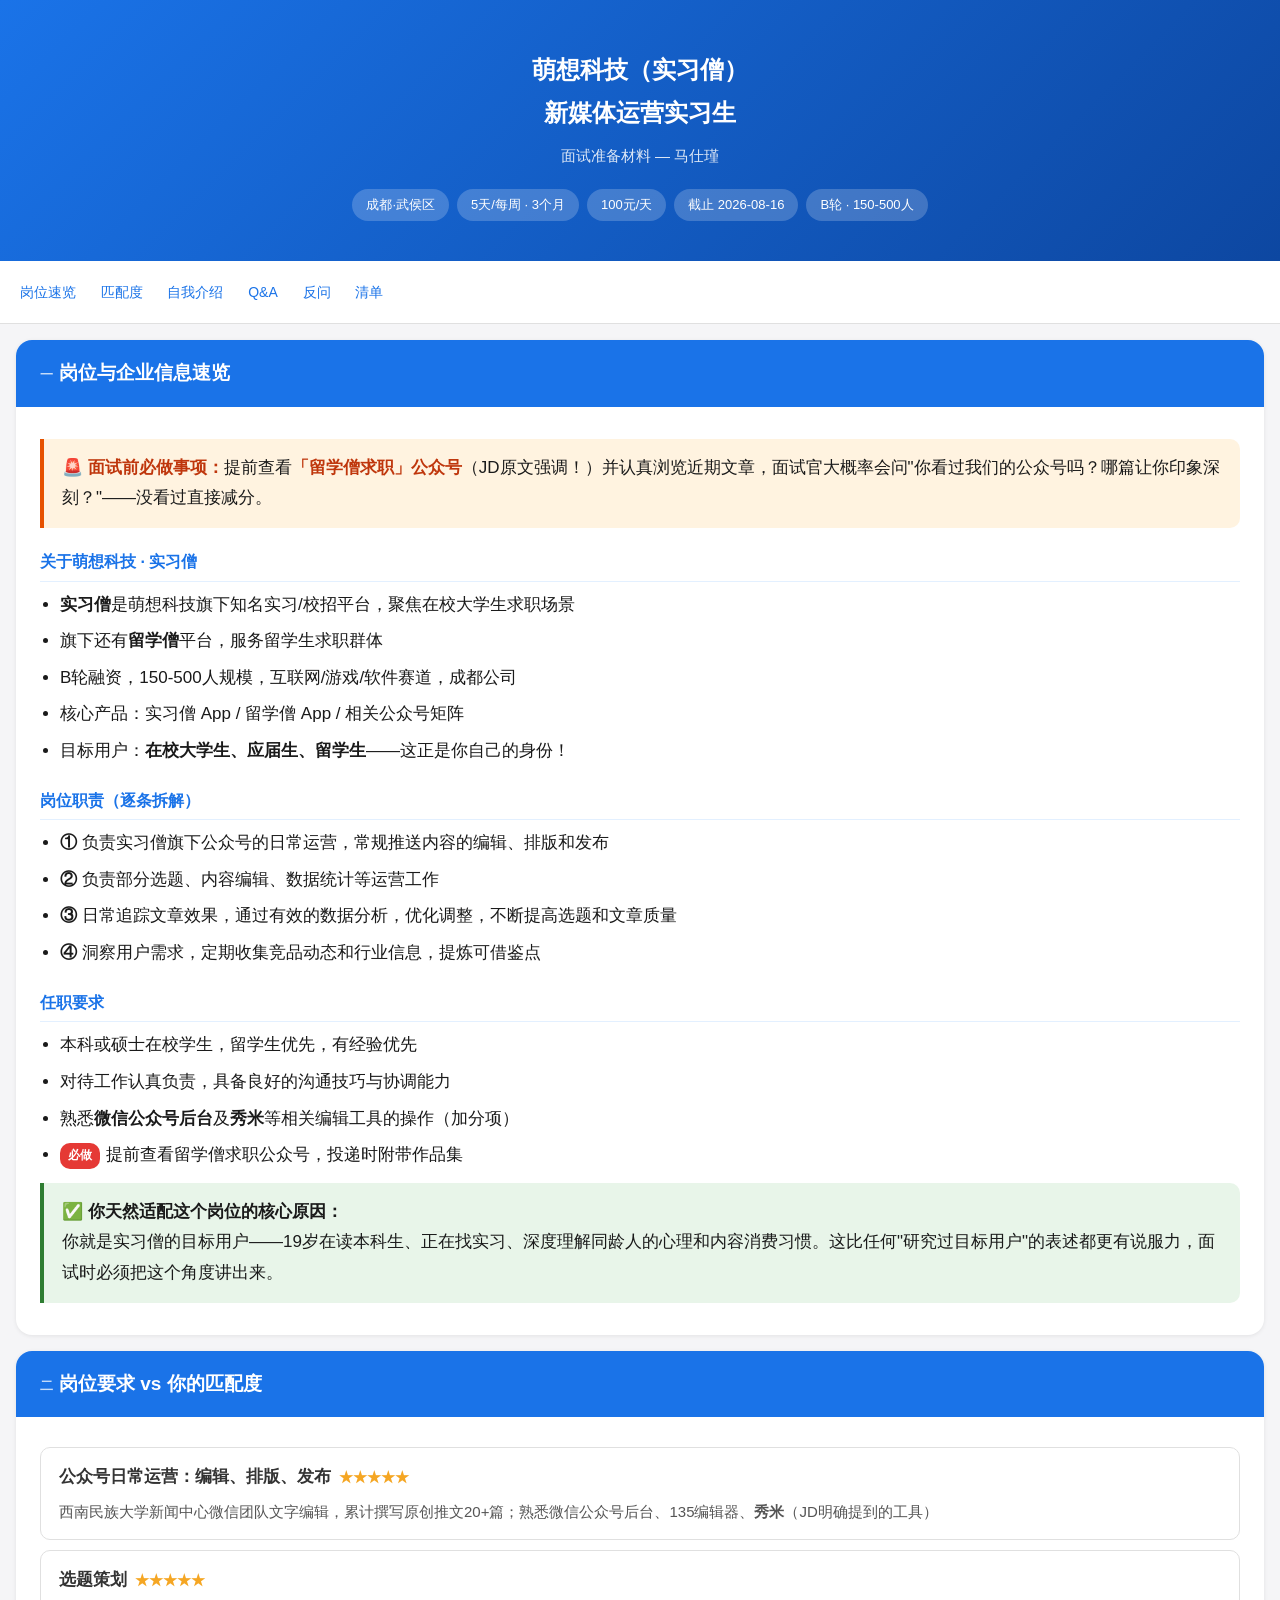
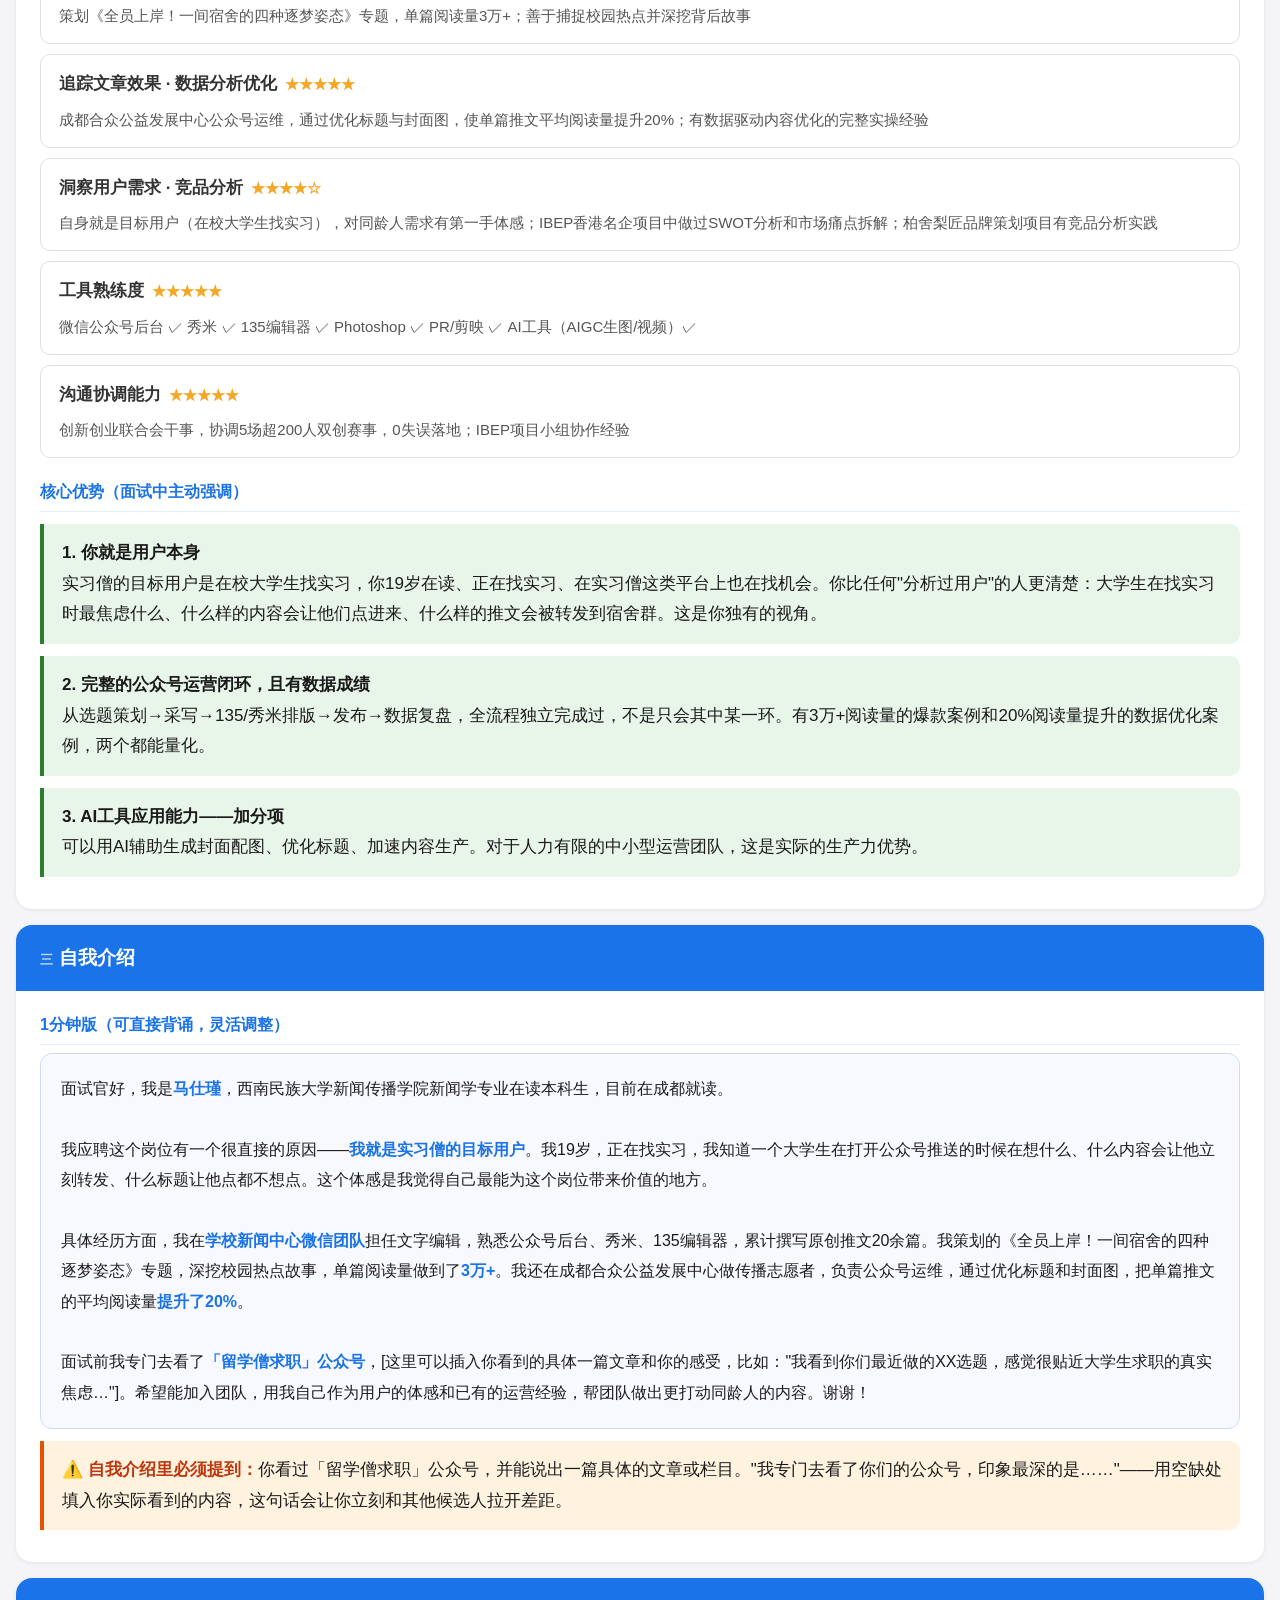
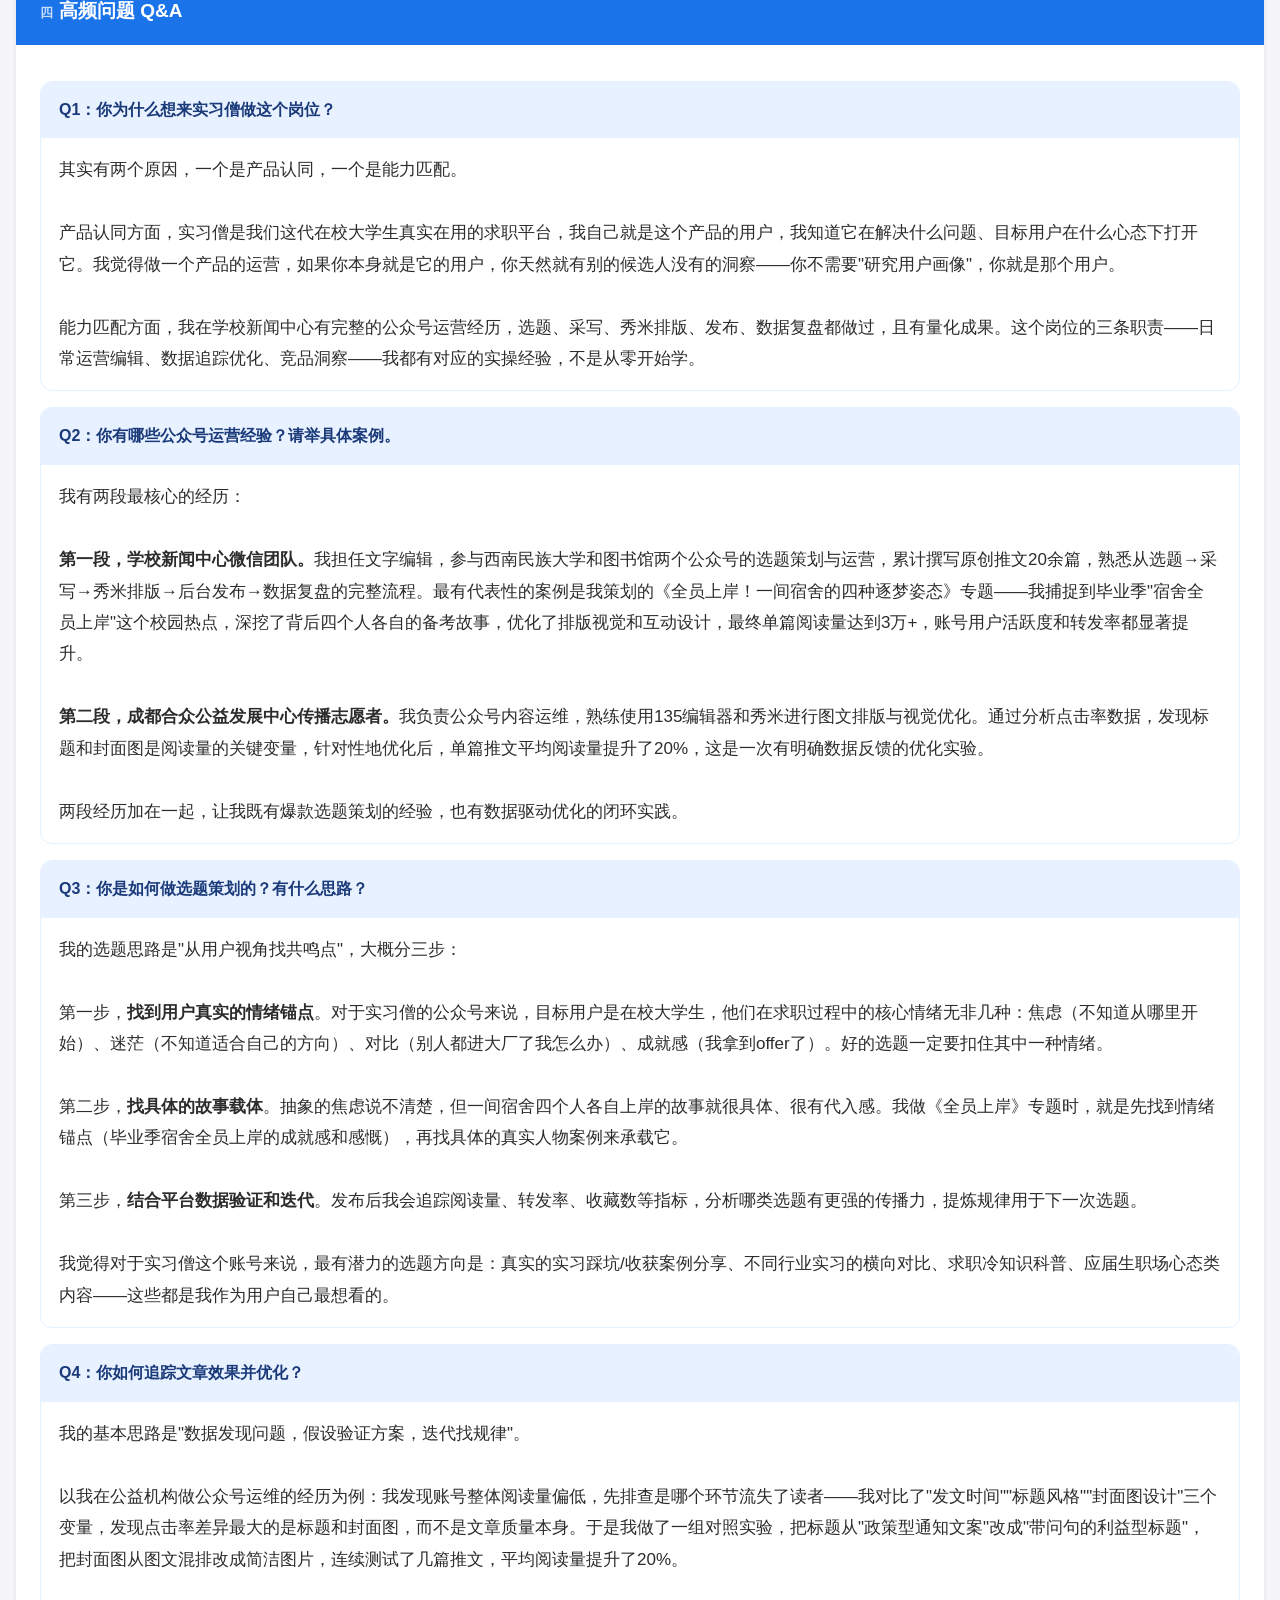
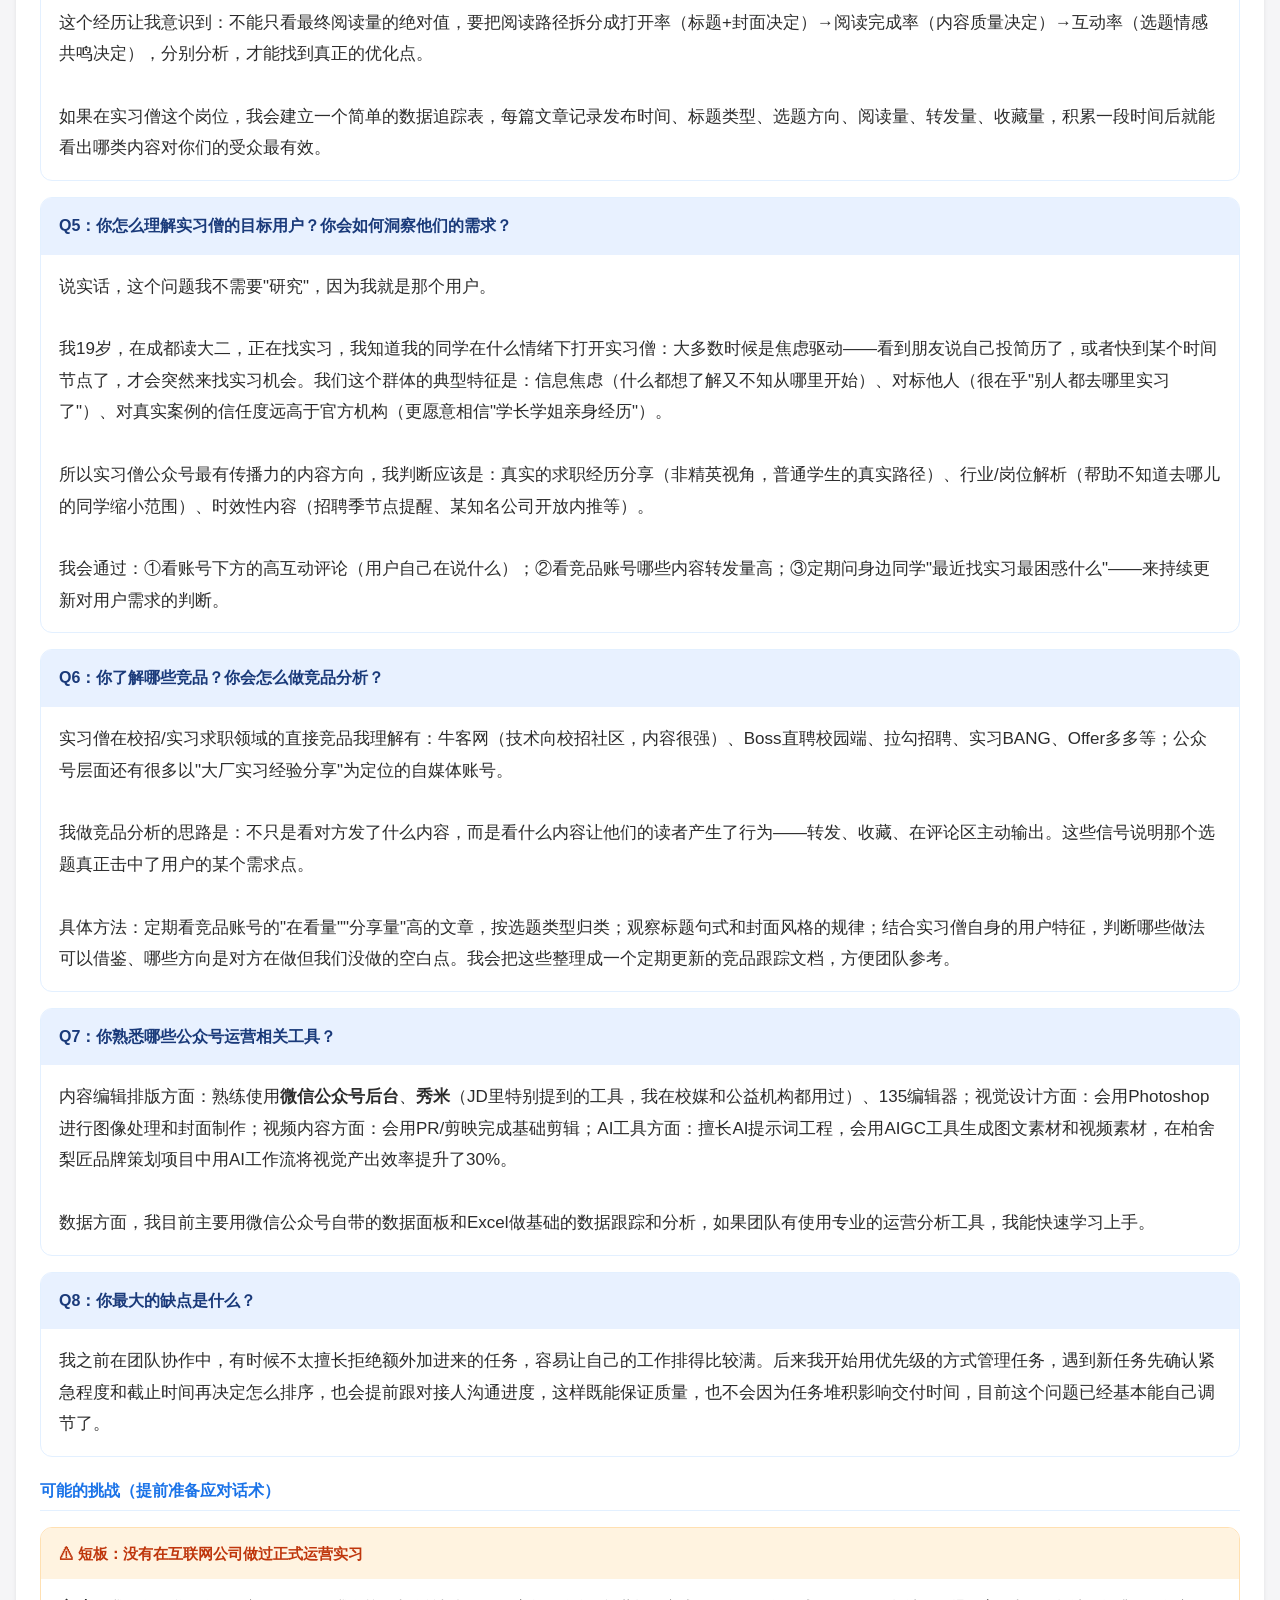
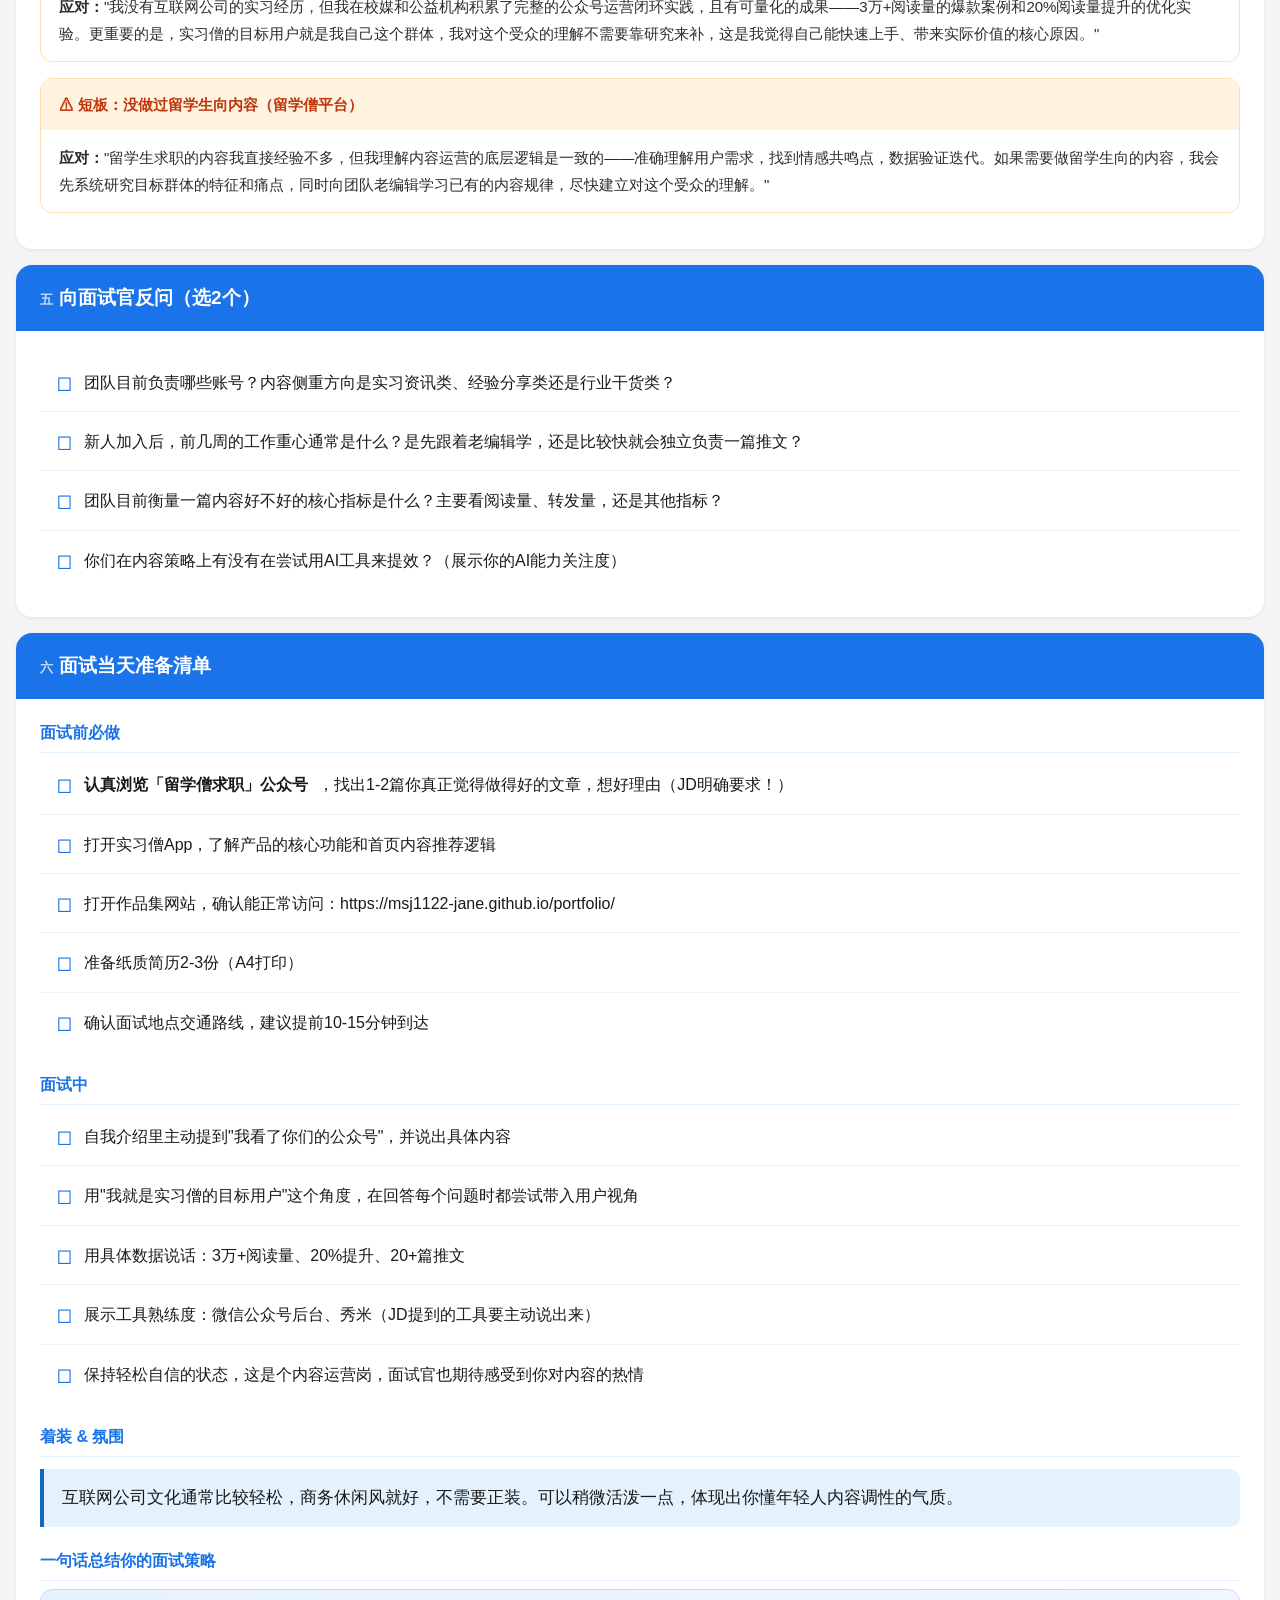
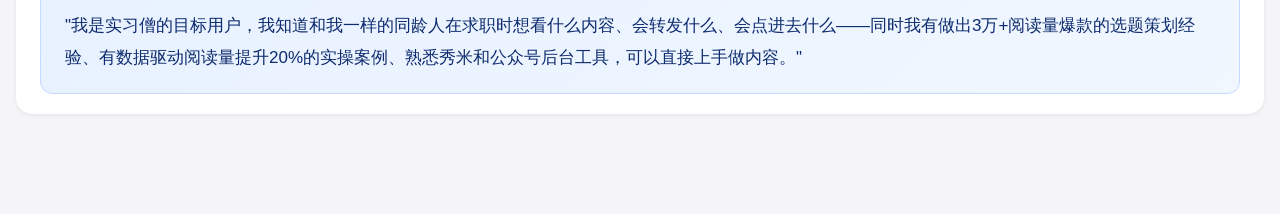
<file: intern-prep.html>
<!DOCTYPE html>
<html lang="zh-CN">
<head>
<meta charset="UTF-8">
<meta name="viewport" content="width=device-width, initial-scale=1.0, maximum-scale=2.0">
<title>萌想科技·实习僧 新媒体运营实习 面试准备 — 马仕瑾</title>
<style>
  * { box-sizing: border-box; margin: 0; padding: 0; }
  body {
    font-family: -apple-system, "PingFang SC", "Helvetica Neue", sans-serif;
    font-size: 17px;
    line-height: 1.8;
    color: #1a1a1a;
    background: #f5f5f7;
    padding: 0 0 60px;
  }
  .cover {
    background: linear-gradient(135deg, #1a73e8 0%, #0d47a1 100%);
    color: white;
    padding: 48px 32px 40px;
    text-align: center;
  }
  .cover h1 { font-size: 24px; font-weight: 700; margin-bottom: 8px; }
  .cover .sub { font-size: 15px; opacity: 0.85; margin-bottom: 20px; }
  .meta-chips { display: flex; flex-wrap: wrap; justify-content: center; gap: 8px; }
  .chip {
    background: rgba(255,255,255,0.2);
    border-radius: 20px;
    padding: 4px 14px;
    font-size: 13px;
  }

  nav {
    background: white;
    padding: 16px 20px;
    border-bottom: 1px solid #e0e0e0;
    position: sticky;
    top: 0;
    z-index: 100;
    overflow-x: auto;
    white-space: nowrap;
  }
  nav a {
    color: #1a73e8;
    text-decoration: none;
    font-size: 14px;
    margin-right: 20px;
    font-weight: 500;
  }

  .section {
    background: white;
    margin: 16px 16px 0;
    border-radius: 16px;
    overflow: hidden;
    box-shadow: 0 1px 4px rgba(0,0,0,0.08);
  }
  .section-title {
    background: #1a73e8;
    color: white;
    padding: 16px 24px;
    font-size: 19px;
    font-weight: 700;
  }
  .section-title .num {
    font-size: 13px;
    opacity: 0.75;
    margin-right: 6px;
  }
  .section-body { padding: 20px 24px; }

  h3 {
    font-size: 16px;
    color: #1a73e8;
    margin: 20px 0 8px;
    padding-bottom: 4px;
    border-bottom: 1.5px solid #e3f0ff;
  }
  h3:first-child { margin-top: 0; }

  ul { padding-left: 20px; margin: 8px 0; }
  li { margin-bottom: 6px; }
  p { margin-bottom: 12px; }

  .warn {
    background: #fff3e0;
    border-left: 4px solid #e65100;
    border-radius: 0 10px 10px 0;
    padding: 14px 18px;
    margin: 12px 0;
  }
  .warn strong { color: #bf360c; }
  .tip {
    background: #e8f5e9;
    border-left: 4px solid #2e7d32;
    border-radius: 0 10px 10px 0;
    padding: 14px 18px;
    margin: 12px 0;
  }
  .info {
    background: #e3f2fd;
    border-left: 4px solid #1565c0;
    border-radius: 0 10px 10px 0;
    padding: 14px 18px;
    margin: 12px 0;
  }

  .qa-block {
    border: 1.5px solid #e3f0ff;
    border-radius: 12px;
    margin: 16px 0;
    overflow: hidden;
  }
  .qa-q {
    background: #e8f1ff;
    padding: 14px 18px;
    font-weight: 700;
    font-size: 16px;
    color: #1a3a7a;
  }
  .qa-a {
    padding: 16px 18px;
    line-height: 1.85;
    color: #2c2c2c;
  }

  .match-row {
    border: 1.5px solid #e0e0e0;
    border-radius: 10px;
    padding: 14px 18px;
    margin: 10px 0;
  }
  .match-req { font-weight: 700; color: #333; margin-bottom: 6px; }
  .match-val { color: #555; font-size: 15px; }
  .stars { color: #f5a623; margin-left: 8px; font-size: 14px; }

  .weak-block {
    border: 1.5px solid #ffe0b2;
    border-radius: 12px;
    margin: 16px 0;
    overflow: hidden;
  }
  .weak-q {
    background: #fff3e0;
    padding: 12px 18px;
    font-weight: 700;
    color: #bf360c;
    font-size: 15px;
  }
  .weak-a {
    padding: 14px 18px;
    font-size: 15px;
    color: #2c2c2c;
  }

  .checklist { list-style: none; padding: 0; }
  .checklist li {
    padding: 10px 16px;
    border-bottom: 1px solid #f0f0f0;
    display: flex;
    align-items: flex-start;
    gap: 10px;
    font-size: 16px;
  }
  .checklist li:last-child { border-bottom: none; }
  .checklist li::before {
    content: "☐";
    font-size: 18px;
    flex-shrink: 0;
    color: #1a73e8;
  }

  .intro-script {
    background: #f8f9ff;
    border-radius: 12px;
    padding: 20px;
    font-size: 16px;
    line-height: 1.9;
    color: #1c1c1e;
    border: 1.5px solid #d0dcf7;
  }
  .intro-script .kw { color: #1a73e8; font-weight: 700; }

  .oneliner {
    background: linear-gradient(135deg, #e8f1ff, #f0f7ff);
    border-radius: 12px;
    padding: 20px 24px;
    font-size: 17px;
    line-height: 1.85;
    font-weight: 500;
    color: #0d2b6e;
    border: 1.5px solid #c5d8ff;
    margin-top: 8px;
  }

  .key-badge {
    display: inline-block;
    background: #e53935;
    color: white;
    font-size: 12px;
    padding: 2px 8px;
    border-radius: 10px;
    margin-right: 6px;
    font-weight: 700;
    vertical-align: middle;
  }
</style>
</head>
<body>

<div class="cover">
  <h1>萌想科技（实习僧）<br>新媒体运营实习生</h1>
  <p class="sub">面试准备材料 — 马仕瑾</p>
  <div class="meta-chips">
    <span class="chip">成都·武侯区</span>
    <span class="chip">5天/每周 · 3个月</span>
    <span class="chip">100元/天</span>
    <span class="chip">截止 2026-08-16</span>
    <span class="chip">B轮 · 150-500人</span>
  </div>
</div>

<nav>
  <a href="#s1">岗位速览</a>
  <a href="#s2">匹配度</a>
  <a href="#s3">自我介绍</a>
  <a href="#s4">Q&A</a>
  <a href="#s5">反问</a>
  <a href="#s6">清单</a>
</nav>

<!-- 一 -->
<div class="section" id="s1">
  <div class="section-title"><span class="num">一</span>岗位与企业信息速览</div>
  <div class="section-body">

    <div class="warn">
      <strong>🚨 面试前必做事项：</strong>提前查看<strong>「留学僧求职」公众号</strong>（JD原文强调！）并认真浏览近期文章，面试官大概率会问"你看过我们的公众号吗？哪篇让你印象深刻？"——没看过直接减分。
    </div>

    <h3>关于萌想科技 · 实习僧</h3>
    <ul>
      <li><strong>实习僧</strong>是萌想科技旗下知名实习/校招平台，聚焦在校大学生求职场景</li>
      <li>旗下还有<strong>留学僧</strong>平台，服务留学生求职群体</li>
      <li>B轮融资，150-500人规模，互联网/游戏/软件赛道，成都公司</li>
      <li>核心产品：实习僧 App / 留学僧 App / 相关公众号矩阵</li>
      <li>目标用户：<strong>在校大学生、应届生、留学生</strong>——这正是你自己的身份！</li>
    </ul>

    <h3>岗位职责（逐条拆解）</h3>
    <ul>
      <li><strong>①</strong> 负责实习僧旗下公众号的日常运营，常规推送内容的编辑、排版和发布</li>
      <li><strong>②</strong> 负责部分选题、内容编辑、数据统计等运营工作</li>
      <li><strong>③</strong> 日常追踪文章效果，通过有效的数据分析，优化调整，不断提高选题和文章质量</li>
      <li><strong>④</strong> 洞察用户需求，定期收集竞品动态和行业信息，提炼可借鉴点</li>
    </ul>

    <h3>任职要求</h3>
    <ul>
      <li>本科或硕士在校学生，留学生优先，有经验优先</li>
      <li>对待工作认真负责，具备良好的沟通技巧与协调能力</li>
      <li>熟悉<strong>微信公众号后台</strong>及<strong>秀米</strong>等相关编辑工具的操作（加分项）</li>
      <li><span class="key-badge">必做</span>提前查看留学僧求职公众号，投递时附带作品集</li>
    </ul>

    <div class="tip">
      <strong>✅ 你天然适配这个岗位的核心原因：</strong><br>
      你就是实习僧的目标用户——19岁在读本科生、正在找实习、深度理解同龄人的心理和内容消费习惯。这比任何"研究过目标用户"的表述都更有说服力，面试时必须把这个角度讲出来。
    </div>

  </div>
</div>

<!-- 二 -->
<div class="section" id="s2">
  <div class="section-title"><span class="num">二</span>岗位要求 vs 你的匹配度</div>
  <div class="section-body">

    <div class="match-row">
      <div class="match-req">公众号日常运营：编辑、排版、发布<span class="stars">★★★★★</span></div>
      <div class="match-val">西南民族大学新闻中心微信团队文字编辑，累计撰写原创推文20+篇；熟悉微信公众号后台、135编辑器、<strong>秀米</strong>（JD明确提到的工具）</div>
    </div>

    <div class="match-row">
      <div class="match-req">选题策划<span class="stars">★★★★★</span></div>
      <div class="match-val">策划《全员上岸！一间宿舍的四种逐梦姿态》专题，单篇阅读量3万+；善于捕捉校园热点并深挖背后故事</div>
    </div>

    <div class="match-row">
      <div class="match-req">追踪文章效果 · 数据分析优化<span class="stars">★★★★★</span></div>
      <div class="match-val">成都合众公益发展中心公众号运维，通过优化标题与封面图，使单篇推文平均阅读量提升20%；有数据驱动内容优化的完整实操经验</div>
    </div>

    <div class="match-row">
      <div class="match-req">洞察用户需求 · 竞品分析<span class="stars">★★★★☆</span></div>
      <div class="match-val">自身就是目标用户（在校大学生找实习），对同龄人需求有第一手体感；IBEP香港名企项目中做过SWOT分析和市场痛点拆解；柏舍梨匠品牌策划项目有竞品分析实践</div>
    </div>

    <div class="match-row">
      <div class="match-req">工具熟练度<span class="stars">★★★★★</span></div>
      <div class="match-val">微信公众号后台 ✓  秀米 ✓  135编辑器 ✓  Photoshop ✓  PR/剪映 ✓  AI工具（AIGC生图/视频）✓</div>
    </div>

    <div class="match-row">
      <div class="match-req">沟通协调能力<span class="stars">★★★★★</span></div>
      <div class="match-val">创新创业联合会干事，协调5场超200人双创赛事，0失误落地；IBEP项目小组协作经验</div>
    </div>

    <h3>核心优势（面试中主动强调）</h3>
    <div class="tip">
      <strong>1. 你就是用户本身</strong><br>
      实习僧的目标用户是在校大学生找实习，你19岁在读、正在找实习、在实习僧这类平台上也在找机会。你比任何"分析过用户"的人更清楚：大学生在找实习时最焦虑什么、什么样的内容会让他们点进来、什么样的推文会被转发到宿舍群。这是你独有的视角。
    </div>
    <div class="tip">
      <strong>2. 完整的公众号运营闭环，且有数据成绩</strong><br>
      从选题策划→采写→135/秀米排版→发布→数据复盘，全流程独立完成过，不是只会其中某一环。有3万+阅读量的爆款案例和20%阅读量提升的数据优化案例，两个都能量化。
    </div>
    <div class="tip">
      <strong>3. AI工具应用能力——加分项</strong><br>
      可以用AI辅助生成封面配图、优化标题、加速内容生产。对于人力有限的中小型运营团队，这是实际的生产力优势。
    </div>

  </div>
</div>

<!-- 三 -->
<div class="section" id="s3">
  <div class="section-title"><span class="num">三</span>自我介绍</div>
  <div class="section-body">

    <h3>1分钟版（可直接背诵，灵活调整）</h3>
    <div class="intro-script">
      面试官好，我是<span class="kw">马仕瑾</span>，西南民族大学新闻传播学院新闻学专业在读本科生，目前在成都就读。<br><br>
      我应聘这个岗位有一个很直接的原因——<span class="kw">我就是实习僧的目标用户</span>。我19岁，正在找实习，我知道一个大学生在打开公众号推送的时候在想什么、什么内容会让他立刻转发、什么标题让他点都不想点。这个体感是我觉得自己最能为这个岗位带来价值的地方。<br><br>
      具体经历方面，我在<span class="kw">学校新闻中心微信团队</span>担任文字编辑，熟悉公众号后台、秀米、135编辑器，累计撰写原创推文20余篇。我策划的《全员上岸！一间宿舍的四种逐梦姿态》专题，深挖校园热点故事，单篇阅读量做到了<span class="kw">3万+</span>。我还在成都合众公益发展中心做传播志愿者，负责公众号运维，通过优化标题和封面图，把单篇推文的平均阅读量<span class="kw">提升了20%</span>。<br><br>
      面试前我专门去看了<span class="kw">「留学僧求职」公众号</span>，[这里可以插入你看到的具体一篇文章和你的感受，比如："我看到你们最近做的XX选题，感觉很贴近大学生求职的真实焦虑…"]。希望能加入团队，用我自己作为用户的体感和已有的运营经验，帮团队做出更打动同龄人的内容。谢谢！
    </div>

    <div class="warn">
      <strong>⚠️ 自我介绍里必须提到：</strong>你看过「留学僧求职」公众号，并能说出一篇具体的文章或栏目。"我专门去看了你们的公众号，印象最深的是……"——用空缺处填入你实际看到的内容，这句话会让你立刻和其他候选人拉开差距。
    </div>

  </div>
</div>

<!-- 四 -->
<div class="section" id="s4">
  <div class="section-title"><span class="num">四</span>高频问题 Q&A</div>
  <div class="section-body">

    <div class="qa-block">
      <div class="qa-q">Q1：你为什么想来实习僧做这个岗位？</div>
      <div class="qa-a">
        其实有两个原因，一个是产品认同，一个是能力匹配。<br><br>
        产品认同方面，实习僧是我们这代在校大学生真实在用的求职平台，我自己就是这个产品的用户，我知道它在解决什么问题、目标用户在什么心态下打开它。我觉得做一个产品的运营，如果你本身就是它的用户，你天然就有别的候选人没有的洞察——你不需要"研究用户画像"，你就是那个用户。<br><br>
        能力匹配方面，我在学校新闻中心有完整的公众号运营经历，选题、采写、秀米排版、发布、数据复盘都做过，且有量化成果。这个岗位的三条职责——日常运营编辑、数据追踪优化、竞品洞察——我都有对应的实操经验，不是从零开始学。
      </div>
    </div>

    <div class="qa-block">
      <div class="qa-q">Q2：你有哪些公众号运营经验？请举具体案例。</div>
      <div class="qa-a">
        我有两段最核心的经历：<br><br>
        <strong>第一段，学校新闻中心微信团队。</strong>我担任文字编辑，参与西南民族大学和图书馆两个公众号的选题策划与运营，累计撰写原创推文20余篇，熟悉从选题→采写→秀米排版→后台发布→数据复盘的完整流程。最有代表性的案例是我策划的《全员上岸！一间宿舍的四种逐梦姿态》专题——我捕捉到毕业季"宿舍全员上岸"这个校园热点，深挖了背后四个人各自的备考故事，优化了排版视觉和互动设计，最终单篇阅读量达到3万+，账号用户活跃度和转发率都显著提升。<br><br>
        <strong>第二段，成都合众公益发展中心传播志愿者。</strong>我负责公众号内容运维，熟练使用135编辑器和秀米进行图文排版与视觉优化。通过分析点击率数据，发现标题和封面图是阅读量的关键变量，针对性地优化后，单篇推文平均阅读量提升了20%，这是一次有明确数据反馈的优化实验。<br><br>
        两段经历加在一起，让我既有爆款选题策划的经验，也有数据驱动优化的闭环实践。
      </div>
    </div>

    <div class="qa-block">
      <div class="qa-q">Q3：你是如何做选题策划的？有什么思路？</div>
      <div class="qa-a">
        我的选题思路是"从用户视角找共鸣点"，大概分三步：<br><br>
        第一步，<strong>找到用户真实的情绪锚点</strong>。对于实习僧的公众号来说，目标用户是在校大学生，他们在求职过程中的核心情绪无非几种：焦虑（不知道从哪里开始）、迷茫（不知道适合自己的方向）、对比（别人都进大厂了我怎么办）、成就感（我拿到offer了）。好的选题一定要扣住其中一种情绪。<br><br>
        第二步，<strong>找具体的故事载体</strong>。抽象的焦虑说不清楚，但一间宿舍四个人各自上岸的故事就很具体、很有代入感。我做《全员上岸》专题时，就是先找到情绪锚点（毕业季宿舍全员上岸的成就感和感慨），再找具体的真实人物案例来承载它。<br><br>
        第三步，<strong>结合平台数据验证和迭代</strong>。发布后我会追踪阅读量、转发率、收藏数等指标，分析哪类选题有更强的传播力，提炼规律用于下一次选题。<br><br>
        我觉得对于实习僧这个账号来说，最有潜力的选题方向是：真实的实习踩坑/收获案例分享、不同行业实习的横向对比、求职冷知识科普、应届生职场心态类内容——这些都是我作为用户自己最想看的。
      </div>
    </div>

    <div class="qa-block">
      <div class="qa-q">Q4：你如何追踪文章效果并优化？</div>
      <div class="qa-a">
        我的基本思路是"数据发现问题，假设验证方案，迭代找规律"。<br><br>
        以我在公益机构做公众号运维的经历为例：我发现账号整体阅读量偏低，先排查是哪个环节流失了读者——我对比了"发文时间""标题风格""封面图设计"三个变量，发现点击率差异最大的是标题和封面图，而不是文章质量本身。于是我做了一组对照实验，把标题从"政策型通知文案"改成"带问句的利益型标题"，把封面图从图文混排改成简洁图片，连续测试了几篇推文，平均阅读量提升了20%。<br><br>
        这个经历让我意识到：不能只看最终阅读量的绝对值，要把阅读路径拆分成打开率（标题+封面决定）→阅读完成率（内容质量决定）→互动率（选题情感共鸣决定），分别分析，才能找到真正的优化点。<br><br>
        如果在实习僧这个岗位，我会建立一个简单的数据追踪表，每篇文章记录发布时间、标题类型、选题方向、阅读量、转发量、收藏量，积累一段时间后就能看出哪类内容对你们的受众最有效。
      </div>
    </div>

    <div class="qa-block">
      <div class="qa-q">Q5：你怎么理解实习僧的目标用户？你会如何洞察他们的需求？</div>
      <div class="qa-a">
        说实话，这个问题我不需要"研究"，因为我就是那个用户。<br><br>
        我19岁，在成都读大二，正在找实习，我知道我的同学在什么情绪下打开实习僧：大多数时候是焦虑驱动——看到朋友说自己投简历了，或者快到某个时间节点了，才会突然来找实习机会。我们这个群体的典型特征是：信息焦虑（什么都想了解又不知从哪里开始）、对标他人（很在乎"别人都去哪里实习了"）、对真实案例的信任度远高于官方机构（更愿意相信"学长学姐亲身经历"）。<br><br>
        所以实习僧公众号最有传播力的内容方向，我判断应该是：真实的求职经历分享（非精英视角，普通学生的真实路径）、行业/岗位解析（帮助不知道去哪儿的同学缩小范围）、时效性内容（招聘季节点提醒、某知名公司开放内推等）。<br><br>
        我会通过：①看账号下方的高互动评论（用户自己在说什么）；②看竞品账号哪些内容转发量高；③定期问身边同学"最近找实习最困惑什么"——来持续更新对用户需求的判断。
      </div>
    </div>

    <div class="qa-block">
      <div class="qa-q">Q6：你了解哪些竞品？你会怎么做竞品分析？</div>
      <div class="qa-a">
        实习僧在校招/实习求职领域的直接竞品我理解有：牛客网（技术向校招社区，内容很强）、Boss直聘校园端、拉勾招聘、实习BANG、Offer多多等；公众号层面还有很多以"大厂实习经验分享"为定位的自媒体账号。<br><br>
        我做竞品分析的思路是：不只是看对方发了什么内容，而是看什么内容让他们的读者产生了行为——转发、收藏、在评论区主动输出。这些信号说明那个选题真正击中了用户的某个需求点。<br><br>
        具体方法：定期看竞品账号的"在看量""分享量"高的文章，按选题类型归类；观察标题句式和封面风格的规律；结合实习僧自身的用户特征，判断哪些做法可以借鉴、哪些方向是对方在做但我们没做的空白点。我会把这些整理成一个定期更新的竞品跟踪文档，方便团队参考。
      </div>
    </div>

    <div class="qa-block">
      <div class="qa-q">Q7：你熟悉哪些公众号运营相关工具？</div>
      <div class="qa-a">
        内容编辑排版方面：熟练使用<strong>微信公众号后台</strong>、<strong>秀米</strong>（JD里特别提到的工具，我在校媒和公益机构都用过）、135编辑器；视觉设计方面：会用Photoshop进行图像处理和封面制作；视频内容方面：会用PR/剪映完成基础剪辑；AI工具方面：擅长AI提示词工程，会用AIGC工具生成图文素材和视频素材，在柏舍梨匠品牌策划项目中用AI工作流将视觉产出效率提升了30%。<br><br>
        数据方面，我目前主要用微信公众号自带的数据面板和Excel做基础的数据跟踪和分析，如果团队有使用专业的运营分析工具，我能快速学习上手。
      </div>
    </div>

    <div class="qa-block">
      <div class="qa-q">Q8：你最大的缺点是什么？</div>
      <div class="qa-a">
        我之前在团队协作中，有时候不太擅长拒绝额外加进来的任务，容易让自己的工作排得比较满。后来我开始用优先级的方式管理任务，遇到新任务先确认紧急程度和截止时间再决定怎么排序，也会提前跟对接人沟通进度，这样既能保证质量，也不会因为任务堆积影响交付时间，目前这个问题已经基本能自己调节了。
      </div>
    </div>

    <!-- 短板应对 -->
    <h3>可能的挑战（提前准备应对话术）</h3>
    <div class="weak-block">
      <div class="weak-q">⚠ 短板：没有在互联网公司做过正式运营实习</div>
      <div class="weak-a">
        <strong>应对：</strong>"我没有互联网公司的实习经历，但我在校媒和公益机构积累了完整的公众号运营闭环实践，且有可量化的成果——3万+阅读量的爆款案例和20%阅读量提升的优化实验。更重要的是，实习僧的目标用户就是我自己这个群体，我对这个受众的理解不需要靠研究来补，这是我觉得自己能快速上手、带来实际价值的核心原因。"
      </div>
    </div>

    <div class="weak-block">
      <div class="weak-q">⚠ 短板：没做过留学生向内容（留学僧平台）</div>
      <div class="weak-a">
        <strong>应对：</strong>"留学生求职的内容我直接经验不多，但我理解内容运营的底层逻辑是一致的——准确理解用户需求，找到情感共鸣点，数据验证迭代。如果需要做留学生向的内容，我会先系统研究目标群体的特征和痛点，同时向团队老编辑学习已有的内容规律，尽快建立对这个受众的理解。"
      </div>
    </div>

  </div>
</div>

<!-- 五 -->
<div class="section" id="s5">
  <div class="section-title"><span class="num">五</span>向面试官反问（选2个）</div>
  <div class="section-body">
    <ul class="checklist">
      <li>团队目前负责哪些账号？内容侧重方向是实习资讯类、经验分享类还是行业干货类？</li>
      <li>新人加入后，前几周的工作重心通常是什么？是先跟着老编辑学，还是比较快就会独立负责一篇推文？</li>
      <li>团队目前衡量一篇内容好不好的核心指标是什么？主要看阅读量、转发量，还是其他指标？</li>
      <li>你们在内容策略上有没有在尝试用AI工具来提效？（展示你的AI能力关注度）</li>
    </ul>
  </div>
</div>

<!-- 六 -->
<div class="section" id="s6">
  <div class="section-title"><span class="num">六</span>面试当天准备清单</div>
  <div class="section-body">

    <h3>面试前必做</h3>
    <ul class="checklist">
      <li><strong>认真浏览「留学僧求职」公众号</strong>，找出1-2篇你真正觉得做得好的文章，想好理由（JD明确要求！）</li>
      <li>打开实习僧App，了解产品的核心功能和首页内容推荐逻辑</li>
      <li>打开作品集网站，确认能正常访问：https://msj1122-jane.github.io/portfolio/</li>
      <li>准备纸质简历2-3份（A4打印）</li>
      <li>确认面试地点交通路线，建议提前10-15分钟到达</li>
    </ul>

    <h3>面试中</h3>
    <ul class="checklist">
      <li>自我介绍里主动提到"我看了你们的公众号"，并说出具体内容</li>
      <li>用"我就是实习僧的目标用户"这个角度，在回答每个问题时都尝试带入用户视角</li>
      <li>用具体数据说话：3万+阅读量、20%提升、20+篇推文</li>
      <li>展示工具熟练度：微信公众号后台、秀米（JD提到的工具要主动说出来）</li>
      <li>保持轻松自信的状态，这是个内容运营岗，面试官也期待感受到你对内容的热情</li>
    </ul>

    <h3>着装 &amp; 氛围</h3>
    <div class="info">
      互联网公司文化通常比较轻松，商务休闲风就好，不需要正装。可以稍微活泼一点，体现出你懂年轻人内容调性的气质。
    </div>

    <h3>一句话总结你的面试策略</h3>
    <div class="oneliner">
      "我是实习僧的目标用户，我知道和我一样的同龄人在求职时想看什么内容、会转发什么、会点进去什么——同时我有做出3万+阅读量爆款的选题策划经验、有数据驱动阅读量提升20%的实操案例、熟悉秀米和公众号后台工具，可以直接上手做内容。"
    </div>

  </div>
</div>

<div style="height:40px"></div>
</body>
</html>
</file>
<file: styles.css>
/* ============================================================
   马仕瑾 · 个人网站 v2
   风格：深夜编辑台 × 石灰绿 × 数据蓝
   ============================================================ */

/* ── CSS Variables ── */
:root {
  --ease:  cubic-bezier(0.19, 1, 0.22, 1);
  --max:   1180px;
  --serif: "Noto Serif SC", "Songti SC", "STSong", serif;
  --sans:  "Noto Sans SC", "PingFang SC", "Microsoft YaHei", system-ui, sans-serif;
  --mono:  "Space Mono", "SFMono-Regular", ui-monospace, monospace;
}

[data-theme="dark"] {
  --bg:         #0d0d10;
  --bg-2:       #141418;
  --bg-card:    #18181e;
  --ink:        #f0ece4;
  --muted:      #7c7870;
  --line:       rgba(240, 236, 228, 0.1);
  --accent:     #cbf14c;
  --accent-2:   #5b9bf5;
  --accent-dim: rgba(203, 241, 76, 0.12);
  --header-bg:  rgba(13, 13, 16, 0.82);
}

[data-theme="light"] {
  --bg:         #f5f0e8;
  --bg-2:       #ede7d9;
  --bg-card:    #ffffff;
  --ink:        #0d0d10;
  --muted:      #6b6560;
  --line:       rgba(13, 13, 16, 0.12);
  --accent:     #6a9600;
  --accent-2:   #1d5fdb;
  --accent-dim: rgba(106, 150, 0, 0.1);
  --header-bg:  rgba(245, 240, 232, 0.82);
}

/* ── Reset & Base ── */
*, *::before, *::after { box-sizing: border-box; }
html { scroll-behavior: smooth; }
body {
  margin: 0; min-width: 320px;
  background: var(--bg); color: var(--ink);
  font-family: var(--sans); line-height: 1.7;
  -webkit-font-smoothing: antialiased;
  text-rendering: optimizeLegibility;
  overflow-x: hidden;
  transition: background .4s, color .4s;
}
a { color: inherit; text-decoration: none; }
img { display: block; max-width: 100%; }
::selection { background: var(--accent); color: #000; }

/* View Transitions (theme switch circle expand) */
::view-transition-old(root),
::view-transition-new(root) { animation: none; mix-blend-mode: normal; }
::view-transition-new(root) { z-index: 9999; }

/* ── Custom Cursor ── */
.cursor-dot, .cursor-ring {
  position: fixed; top: 0; left: 0; z-index: 9998;
  pointer-events: none; border-radius: 50%;
  transform: translate(-50%, -50%); will-change: transform;
}
.cursor-dot  { width: 6px; height: 6px; background: var(--accent); transition: width .15s, height .15s, background .15s; }
.cursor-ring {
  width: 36px; height: 36px;
  border: 1.5px solid rgba(203, 241, 76, 0.4);
  transition: width .22s var(--ease), height .22s var(--ease), border-color .22s, background .22s;
}
body.cur-link .cursor-ring { width: 54px; height: 54px; border-color: var(--accent); }
body.cur-link .cursor-dot  { background: var(--accent); }
body.cur-view .cursor-ring { width: 72px; height: 72px; background: var(--accent); border-color: var(--accent); }
body.cur-view .cursor-dot  { width: 0; height: 0; }
.cursor-ring::after {
  content: ""; position: absolute; inset: 0;
  display: grid; place-items: center;
  font-family: var(--mono); font-size: 10px; font-weight: 700; color: #000;
  opacity: 0; transition: opacity .15s;
}
body.cur-view .cursor-ring::after { content: "OPEN"; opacity: 1; }
@media (hover: none), (pointer: coarse) { .cursor-dot, .cursor-ring { display: none !important; } }
body.has-cursor, body.has-cursor * { cursor: none; }

/* ── Progress Bar ── */
.progress { position: fixed; z-index: 200; top: 0; left: 0; width: 0%; height: 3px; background: var(--accent); }

/* ── Grain Texture ── */
.grain {
  pointer-events: none; position: fixed; inset: 0; z-index: 150; opacity: .03;
  background-image: url("data:image/svg+xml,%3Csvg xmlns='http://www.w3.org/2000/svg' width='120' height='120'%3E%3Cfilter id='n'%3E%3CfeTurbulence type='fractalNoise' baseFrequency='.9' numOctaves='3'/%3E%3C/filter%3E%3Crect width='100%25' height='100%25' filter='url(%23n)'/%3E%3C/svg%3E");
}

/* ── Header ── */
.site-header {
  position: fixed; z-index: 100; top: 0; left: 0; right: 0;
  display: flex; align-items: center; justify-content: space-between;
  padding: 16px clamp(18px, 5vw, 56px);
  background: var(--header-bg); backdrop-filter: blur(16px);
  border-bottom: 1px solid transparent;
  transition: border-color .3s, background .4s;
}
.site-header.scrolled { border-color: var(--line); }

.brand { font-family: var(--serif); font-weight: 900; font-size: 22px; letter-spacing: .04em; }
.brand-dot { color: var(--accent); }

.nav { display: flex; gap: clamp(16px, 2.4vw, 32px); font-size: 14.5px; }
.nav a { position: relative; padding: 4px 0; color: var(--muted); transition: color .2s; }
.nav a::after {
  content: ""; position: absolute; left: 0; right: 0; bottom: -2px; height: 2px;
  background: var(--accent); transform: scaleX(0); transform-origin: right;
  transition: transform .3s var(--ease);
}
.nav a:hover, .nav a.active { color: var(--ink); }
.nav a:hover::after, .nav a.active::after { transform: scaleX(1); transform-origin: left; }

/* Theme toggle pill */
.theme-btn {
  flex-shrink: 0; width: 46px; height: 26px; border-radius: 100px;
  background: var(--bg-2); border: 1.5px solid var(--line);
  position: relative; cursor: pointer;
  transition: border-color .25s, background .3s;
}
.theme-btn:hover { border-color: var(--accent); }
.theme-icon {
  position: absolute; top: 3px; left: 3px;
  width: 18px; height: 18px; border-radius: 50%;
  background: var(--accent);
  transition: transform .38s var(--ease), background .3s;
}
[data-theme="light"] .theme-icon { transform: translateX(18px); background: var(--accent-2); }

@media (max-width: 760px) { .nav { display: none; } }

/* ── HERO ── */
.hero {
  position: relative; min-height: 100svh;
  max-width: var(--max); margin: 0 auto;
  padding: 120px clamp(18px, 5vw, 36px) 80px;
  display: grid;
  grid-template-columns: 1fr 380px;
  align-items: center; gap: clamp(40px, 6vw, 80px);
}

.hero-copy { display: flex; flex-direction: column; }

.eyebrow {
  display: flex; align-items: center; gap: 10px;
  font-family: var(--mono); font-size: 12px; letter-spacing: .2em;
  text-transform: uppercase; color: var(--accent); margin: 0 0 22px;
}
.status-dot {
  width: 8px; height: 8px; border-radius: 50%;
  background: var(--accent); flex-shrink: 0;
  animation: pulse 2.4s ease-in-out infinite;
}
@keyframes pulse {
  0%, 100% { box-shadow: 0 0 0 0 var(--accent-dim); }
  60%       { box-shadow: 0 0 0 8px transparent; }
}

.hero-title {
  font-family: var(--serif); font-weight: 900;
  font-size: clamp(44px, 9.5vw, 122px); line-height: .95;
  letter-spacing: -.02em; margin: 0;
}
.hero-title .line  { display: block; }
.hero-title .accent { color: var(--accent); }
.hero-title .ol {
  background: linear-gradient(118deg, var(--accent-2) 0%, var(--accent) 100%);
  -webkit-background-clip: text;
  -webkit-text-fill-color: transparent;
  background-clip: text;
}
.hero-sub {
  max-width: 540px; margin: 28px 0 0;
  font-size: clamp(15px, 1.8vw, 19px); color: var(--muted);
}
.hero-sub strong { color: var(--ink); font-weight: 600; }

.hero-actions { display: flex; flex-wrap: wrap; gap: 12px; margin: 36px 0 0; }
.btn {
  font-size: 14.5px; font-weight: 700; padding: 13px 28px; border-radius: 100px;
  border: 1.5px solid var(--ink);
  transition: background .25s, color .25s, border-color .25s, filter .2s;
}
.btn-primary { background: var(--accent); border-color: var(--accent); color: #000; }
.btn-primary:hover { filter: brightness(1.12); }
.btn-ghost  { color: var(--ink); }
.btn-ghost:hover { background: var(--ink); color: var(--bg); }

.hero-meta {
  display: flex; flex-wrap: wrap; gap: 8px 22px; margin: 44px 0 0;
  font-family: var(--mono); font-size: 11.5px; color: var(--muted);
}
.hero-meta span { position: relative; padding-left: 14px; }
.hero-meta span::before {
  content: "●"; position: absolute; left: 0; top: 4px;
  color: var(--accent); font-size: 7px;
}

/* Hero Visual */
.hero-visual {
  position: relative; display: flex;
  justify-content: center; align-items: center;
}

.photo-tilt {
  position: relative; width: 300px;
  will-change: transform;
  transition: transform .5s var(--ease);
}

.photo-inner {
  position: relative; overflow: hidden;
  border-radius: 40% 60% 55% 45% / 45% 50% 50% 55%;
  aspect-ratio: 3 / 4;
  background: radial-gradient(ellipse at 60% 40%,
    rgba(91, 155, 245, 0.28) 0%,
    rgba(203, 241, 76, 0.14) 55%,
    rgba(13, 13, 16, 0.6) 100%);
  box-shadow:
    0 0 0 1px var(--line),
    0 32px 80px -20px rgba(0, 0, 0, .65);
}
.portrait {
  width: 100%; height: 100%;
  object-fit: cover; display: block;
  transition: transform .5s var(--ease);
}
.photo-tilt:hover .portrait { transform: scale(1.04); }

.photo-shine {
  position: absolute; inset: 0; pointer-events: none;
  border-radius: inherit; transition: background .12s;
}

/* Decorative spinning ring */
.deco-ring {
  position: absolute; top: 50%; left: 50%;
  transform: translate(-50%, -50%);
  width: 115%; height: 115%;
  border-radius: 50%;
  border: 1px dashed rgba(203, 241, 76, 0.2);
  animation: spin-slow 22s linear infinite;
  pointer-events: none;
}
@keyframes spin-slow { to { transform: translate(-50%, -50%) rotate(360deg); } }

/* Floating badges */
.float-badge {
  position: absolute;
  background: var(--bg-card); border: 1px solid var(--line);
  backdrop-filter: blur(12px);
  border-radius: 100px; padding: 8px 16px;
  font-family: var(--mono); font-size: 12px; color: var(--ink);
  white-space: nowrap;
  box-shadow: 0 6px 20px rgba(0, 0, 0, .28);
  pointer-events: none;
}
.float-badge.f1 { top: 6%;   left: -26%; border-color: var(--accent); color: var(--accent); animation: floatA 4s   ease-in-out infinite; }
.float-badge.f2 { top: 32%;  right: -24%;                                                   animation: floatB 3.5s ease-in-out infinite  .7s; }
.float-badge.f3 { bottom: 24%; left: -22%;                                                  animation: floatA 4.8s ease-in-out infinite 1.4s; }
.float-badge.f4 { bottom: 6%; right: -20%; border-color: var(--accent-2); color: var(--accent-2); animation: floatB 3.9s ease-in-out infinite 2.1s; }
@keyframes floatA { 0%, 100% { transform: translateY(0); }      50% { transform: translateY(-10px); } }
@keyframes floatB { 0%, 100% { transform: translateY(0) rotate(2deg); } 50% { transform: translateY(-8px) rotate(-1deg); } }

.scroll-hint {
  position: absolute; bottom: 24px; left: 50%; transform: translateX(-50%);
  font-family: var(--mono); font-size: 11px; letter-spacing: .16em; color: var(--muted);
  animation: bob 2s ease-in-out infinite;
}
@keyframes bob { 50% { transform: translate(-50%, 8px); } }

@media (max-width: 900px) {
  .hero {
    grid-template-columns: 1fr; text-align: center;
    padding-top: 100px; gap: 0;
  }
  .hero-copy  { order: 2; align-items: center; }
  .hero-visual { order: 1; margin-bottom: 24px; }
  .photo-tilt { width: 220px; }
  .float-badge { display: none; }
  .hero-sub, .hero-actions { margin-left: auto; margin-right: auto; }
  .hero-meta { justify-content: center; }
  .deco-ring { width: 130%; height: 130%; }
}

/* ── Marquee ── */
.marquee {
  overflow: hidden; white-space: nowrap;
  border-top: 1px solid var(--line); border-bottom: 1px solid var(--line);
  padding: 12px 0; background: var(--bg-2);
}
.marquee-track {
  display: inline-flex; align-items: center; gap: 26px;
  font-family: var(--serif); font-weight: 700;
  font-size: clamp(20px, 2.8vw, 30px); color: var(--muted);
  animation: scroll-x 28s linear infinite;
}
.marquee-track:hover { animation-play-state: paused; }
.marquee-track span  { transition: color .25s; }
.marquee-track:hover span { color: var(--ink); }
.marquee-track i { color: var(--accent); font-style: normal; opacity: .7; }
@keyframes scroll-x { to { transform: translateX(-50%); } }

/* ── Stats ── */
.stats {
  display: grid; grid-template-columns: repeat(4, 1fr);
  max-width: var(--max); margin: 0 auto;
  border-bottom: 1px solid var(--line);
}
.stat {
  padding: 42px clamp(12px, 2.5vw, 24px); text-align: center;
  border-right: 1px solid var(--line); transition: background .3s;
}
.stat:last-child { border-right: none; }
.stat:hover { background: var(--bg-card); }
.stat b {
  display: block; font-family: var(--serif); font-weight: 900;
  font-size: clamp(34px, 5vw, 60px); line-height: 1; color: var(--accent-2);
}
.stat span { font-size: 12px; color: var(--muted); margin-top: 6px; display: block; }
@media (max-width: 760px) {
  .stats { grid-template-columns: repeat(2, 1fr); }
  .stat:nth-child(2) { border-right: none; }
  .stat:nth-child(1), .stat:nth-child(2) { border-bottom: 1px solid var(--line); }
}

/* ── Generic Section ── */
.section {
  max-width: var(--max); margin: 0 auto;
  padding: clamp(72px, 11vw, 150px) clamp(18px, 5vw, 36px);
}
.section-head {
  display: flex; align-items: baseline; gap: 16px;
  margin: 0 0 clamp(36px, 5vw, 64px);
  border-bottom: 1px solid var(--line); padding-bottom: 18px;
}
.sec-num   { font-family: var(--mono); font-size: 13px; color: var(--accent); }
.sec-title {
  font-family: var(--serif); font-weight: 900;
  font-size: clamp(28px, 5vw, 58px); margin: 0; line-height: 1;
}
.sec-title em { font-style: italic; font-size: .4em; font-weight: 600; color: var(--muted); margin-left: 10px; }

/* ── About ── */
.about-grid { display: grid; grid-template-columns: 1fr 1fr; gap: clamp(24px, 4vw, 60px); align-items: start; }
.about-lead {
  font-family: var(--serif); font-weight: 700;
  font-size: clamp(20px, 2.8vw, 32px); line-height: 1.45; margin: 0;
}
.about-lead strong { color: var(--accent); }
.about-body { font-size: 15.5px; color: var(--muted); margin: 0; }
.edu { list-style: none; margin: clamp(36px, 5vw, 56px) 0 0; padding: 0; }
.edu li {
  display: grid; grid-template-columns: 1fr auto;
  gap: 4px 18px; align-items: baseline;
  padding: 20px 0; border-top: 1px solid var(--line);
}
.edu-school { font-family: var(--serif); font-weight: 700; font-size: 19px; }
.edu-major  { grid-column: 1; color: var(--muted); font-size: 13.5px; }
.edu-date   { grid-row: 1 / span 2; font-family: var(--mono); font-size: 12.5px; color: var(--accent); white-space: nowrap; }
@media (max-width: 680px) { .about-grid { grid-template-columns: 1fr; } }

/* ── Works ── */
.works-block { margin-bottom: clamp(56px, 8vw, 96px); }
.works-block:last-child { margin-bottom: 0; }
.works-label {
  font-family: var(--mono); font-size: 11.5px; letter-spacing: .2em;
  text-transform: uppercase; color: var(--accent);
  margin: 0 0 clamp(18px, 3vw, 32px);
}

/* Article list */
.article-list { list-style: none; margin: 0; padding: 0; border-top: 1px solid var(--line); }
.article-row  { border-bottom: 1px solid var(--line); }
.article-row a {
  position: relative; display: grid; align-items: center;
  grid-template-columns: 44px 1fr auto 34px;
  gap: clamp(10px, 2vw, 22px);
  padding: clamp(16px, 2.4vw, 28px) 6px;
  overflow: hidden;
  transition: padding-left .4s var(--ease), color .3s;
}
.article-row a::before {
  content: ""; position: absolute; inset: 0; z-index: -1;
  background: var(--c, var(--accent));
  transform: translateX(-101%); transition: transform .5s var(--ease);
}
.article-row a:hover::before { transform: translateX(0); }
.article-row a:hover { color: #000; padding-left: 20px; }
.a-idx { font-family: var(--mono); font-size: 12px; color: var(--accent); transition: color .3s; }
.article-row a:hover .a-idx { color: #000; }
.a-main { min-width: 0; }
.a-title {
  display: block; font-family: var(--serif); font-weight: 700;
  font-size: clamp(16px, 2.2vw, 26px); line-height: 1.25;
  white-space: nowrap; overflow: hidden; text-overflow: ellipsis;
}
.a-tags { display: flex; flex-wrap: wrap; gap: 4px 10px; margin-top: 4px; }
.a-tags i { font-style: normal; font-family: var(--mono); font-size: 11px; color: var(--muted); transition: color .3s; }
.article-row a:hover .a-tags i { color: rgba(0,0,0,.6); }
.a-metric { font-family: var(--mono); font-size: 12px; font-weight: 700; white-space: nowrap; transition: color .3s; }
.article-row a:hover .a-metric { color: rgba(0,0,0,.8); }
.a-arrow { font-size: 20px; text-align: right; transform: translate(-4px, 4px); opacity: 0; transition: transform .4s var(--ease), opacity .3s; }
.article-row a:hover .a-arrow { transform: none; opacity: 1; }
@media (max-width: 680px) {
  .article-row a { grid-template-columns: 34px 1fr; }
  .a-metric, .a-arrow { display: none; }
}

/* Project Cards Grid */
.project-grid {
  display: grid; grid-template-columns: repeat(2, 1fr); gap: 20px;
}

.project-card {
  border-radius: 20px; overflow: visible; cursor: pointer;
}

.card-tilt-inner {
  border-radius: 20px; overflow: hidden;
  border: 1px solid var(--line);
  background: var(--bg-card);
  transition: border-color .3s, box-shadow .3s;
  will-change: transform;
}
.project-card:hover .card-tilt-inner {
  border-color: rgba(203, 241, 76, 0.28);
  box-shadow: 0 28px 70px -18px rgba(0, 0, 0, .55);
}

/* Card cover */
.card-cover {
  position: relative; height: 220px; overflow: hidden;
}
.card-cover img {
  width: 100%; height: 100%; object-fit: cover;
  transition: transform .5s var(--ease);
}
.project-card:hover .card-cover img { transform: scale(1.04); }

/* Gradient cover backgrounds */
.cover-datanews { background: linear-gradient(135deg, #051c2e 0%, #0a3d55 50%, #063d30 100%); }
.cover-brand    { background: linear-gradient(135deg, #3b2000 0%, #8b5a1a 100%); }
.cover-research { background: linear-gradient(135deg, #1a0e2e 0%, #3d2069 100%); }
.cover-orange   { background: linear-gradient(135deg, #3b1200 0%, #c84b1f 100%); }

.cover-text-bg {
  position: absolute; inset: 0;
  display: flex; align-items: center; justify-content: center;
  font-family: var(--serif); font-weight: 900;
  font-size: 64px; line-height: 1; color: rgba(255,255,255,.1);
  letter-spacing: -.02em; user-select: none; pointer-events: none;
}

.card-shine {
  position: absolute; inset: 0; pointer-events: none; z-index: 2;
  transition: background .1s;
}

/* Card body */
.card-body { padding: clamp(16px, 2.5vw, 26px); }
.card-tags { display: flex; flex-wrap: wrap; gap: 6px; margin-bottom: 12px; }
.card-tags span {
  font-family: var(--mono); font-size: 11px; color: var(--muted);
  border: 1px solid var(--line); border-radius: 100px; padding: 3px 10px;
  transition: border-color .25s, color .25s;
}
.project-card:hover .card-tags span { border-color: var(--accent); color: var(--accent); }
.card-body h3 {
  font-family: var(--serif); font-weight: 700;
  font-size: clamp(16px, 2vw, 20px); line-height: 1.3; margin: 0 0 8px;
}
.card-body h3 small {
  display: block; font-size: .72em; font-weight: 400;
  color: var(--muted); margin-top: 2px;
}
.card-body p { font-size: 13.5px; color: var(--muted); margin: 0 0 16px; line-height: 1.65; }
.card-action { font-family: var(--mono); font-size: 12px; }
.card-action--row { display: flex; gap: 10px; flex-wrap: wrap; }
.card-action a { color: var(--accent); transition: text-decoration .2s; }
.card-action a:hover { text-decoration: underline; }

/* 卡片操作按钮 */
.card-btn {
  display: inline-block;
  padding: 7px 14px;
  border-radius: 100px;
  border: 1.5px solid var(--accent);
  color: var(--accent) !important;
  font-family: var(--mono); font-size: 11.5px;
  text-decoration: none !important;
  transition: background .2s, color .2s;
  white-space: nowrap;
}
.card-btn:hover { background: var(--accent); color: #000 !important; }
.card-btn--ghost {
  border-color: var(--line);
  color: var(--muted) !important;
}
.card-btn--ghost:hover { background: var(--bg-2); color: var(--ink) !important; }
.card-action a { color: var(--accent); transition: text-decoration .2s; }
.card-action a:hover { text-decoration: underline; }
.card-qr-hint { color: var(--muted); }

@media (max-width: 760px) {
  .project-grid { grid-template-columns: 1fr; }
  .card-cover   { height: 180px; }
}

/* ── Skills ── */
.skill-grid { display: grid; grid-template-columns: repeat(2, 1fr); gap: 16px; }
.skill-card {
  border: 1px solid var(--line); border-radius: 18px;
  padding: 26px clamp(18px, 3vw, 30px); background: var(--bg-card);
  transition: transform .3s var(--ease), box-shadow .3s, border-color .3s;
}
.skill-card:hover { transform: translateY(-5px); box-shadow: 0 20px 50px -20px rgba(0,0,0,.5); border-color: var(--accent); }
.skill-card header { display: flex; align-items: center; gap: 12px; margin-bottom: 14px; }
.skill-idx {
  flex: none; width: 36px; height: 36px; border-radius: 10px;
  display: grid; place-items: center;
  font-family: var(--mono); font-weight: 700; font-size: 14px;
  background: var(--accent); color: #000;
  transition: background .25s, color .25s;
}
.skill-card:hover .skill-idx { background: var(--accent-2); color: #fff; }
.skill-card h3 { font-family: var(--serif); font-weight: 700; font-size: 20px; margin: 0; }
.skill-card ul { margin: 0; padding-left: 18px; }
.skill-card li { font-size: 14px; color: var(--muted); margin-bottom: 7px; }
.skill-card li::marker { color: var(--accent); }
.skill-card:last-child { grid-column: 1 / -1; }
@media (max-width: 680px) {
  .skill-grid { grid-template-columns: 1fr; }
  .skill-card:last-child { grid-column: auto; }
}

/* ── Timeline ── */
.timeline { list-style: none; margin: 0; padding: 0; }
.t-item {
  display: grid; grid-template-columns: 160px 1fr;
  gap: clamp(14px, 3vw, 44px); padding: 32px 0;
  border-top: 1px solid var(--line);
}
.t-item:first-child { border-top: none; }
.t-date { font-family: var(--mono); font-size: 12.5px; color: var(--accent); padding-top: 3px; }
.t-body h3 { font-family: var(--serif); font-weight: 700; font-size: clamp(17px, 2.2vw, 22px); margin: 0 0 5px; line-height: 1.3; }
.t-role { font-size: 14px; color: var(--muted); font-weight: 400; }
.t-body p { margin: 0; font-size: 14.5px; color: var(--muted); }
.t-body b { color: var(--accent-2); }
@media (max-width: 680px) { .t-item { grid-template-columns: 1fr; gap: 6px; } }

/* ── Contact ── */
.contact {
  background: var(--bg-2); border-top: 1px solid var(--line);
  margin-top: clamp(40px, 8vw, 90px);
  padding: clamp(72px, 10vw, 120px) clamp(18px, 5vw, 36px);
}
.contact-inner { max-width: var(--max); margin: 0 auto; }
.contact .eyebrow { color: var(--accent); }
.contact-title {
  font-family: var(--serif); font-weight: 900;
  font-size: clamp(28px, 5.5vw, 64px); line-height: 1.1; margin: 0 0 48px;
}
.contact-links { display: grid; }
.c-link {
  display: flex; align-items: baseline; gap: 22px; padding: 24px 4px;
  border-top: 1px solid var(--line);
  transition: padding-left .3s var(--ease), color .3s;
}
.contact-links .c-link:last-child { border-bottom: 1px solid var(--line); }
.c-link:hover { padding-left: 20px; color: var(--accent); }
.c-label { flex: none; width: 80px; font-family: var(--mono); font-size: 12px; color: var(--muted); }
.c-value { font-family: var(--serif); font-weight: 700; font-size: clamp(18px, 2.8vw, 30px); }
.c-link:hover .c-label { color: var(--accent); }

/* ── Footer ── */
.site-footer {
  display: flex; justify-content: space-between; flex-wrap: wrap; gap: 8px;
  max-width: var(--max); margin: 0 auto;
  padding: 24px clamp(18px, 5vw, 36px);
  font-family: var(--mono); font-size: 11.5px; color: var(--muted);
  border-top: 1px solid var(--line);
}

/* ── Scroll Reveal ── */
.reveal {
  opacity: 0; transform: translateY(22px);
  transition: opacity .75s var(--ease), transform .75s var(--ease);
  transition-delay: calc(var(--d, 0) * 75ms);
}
.reveal.in { opacity: 1; transform: none; }

@media (prefers-reduced-motion: reduce) {
  .reveal { opacity: 1; transform: none; transition: none; }
  .scroll-hint, .marquee-track, .deco-ring, .status-dot { animation: none; }
  html { scroll-behavior: auto; }
}
</file>
